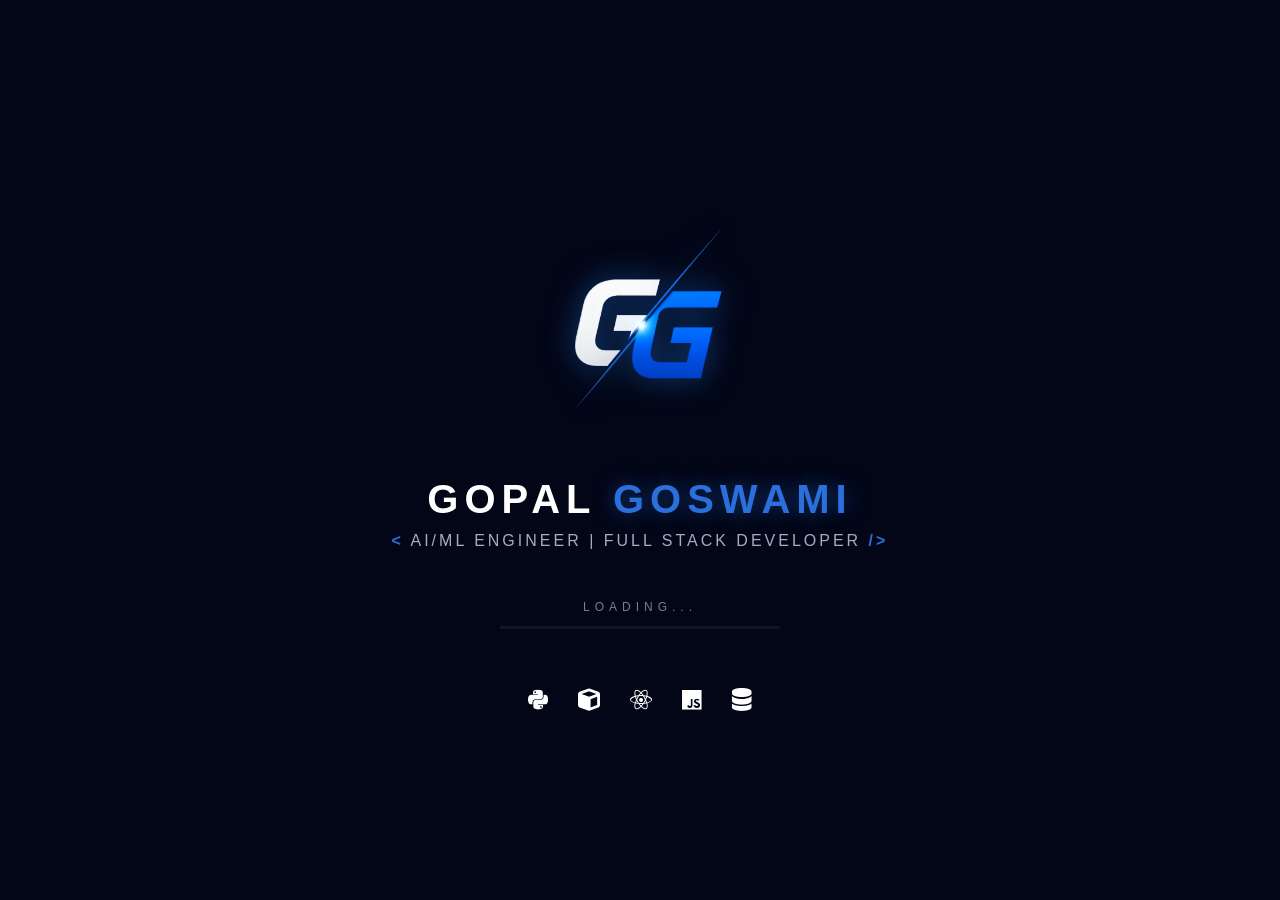
<file: index.html>
<!DOCTYPE html>
<html lang="en">

<head>
    <meta charset="UTF-8">
    <meta name="viewport" content="width=device-width, initial-scale=1.0">
    <title>Gopal Goswami - Home</title>
    <link rel="stylesheet" href="css/style.css">
    <link rel="stylesheet" href="https://cdnjs.cloudflare.com/ajax/libs/font-awesome/6.7.2/css/all.min.css">
</head>

<body>
    <!-- Welcome Preloader Screen -->
    <div id="welcome-screen">
        <div class="welcome-wrapper">

            <!-- Center Logo Grid -->
            <div class="logo-container">
                <!-- Make sure your file name matches exactly -->
                <img src="assets/images/gg_logo.png" alt="GG Logo" class="tech-logo">
            </div>

            <!-- Name Title Section -->
            <h1 class="dev-name">GOPAL <span class="blue-text">GOSWAMI</span></h1>

            <!-- Subtitle Tags -->
            <p class="dev-subtitle">
                <span class="bracket">&lt;</span> AI/ML ENGINEER | FULL STACK DEVELOPER <span
                    class="bracket">/&gt;</span>
            </p>

            <!-- Dynamic Cyberpunk Loading Bar -->
            <div class="loading-box">
                <div class="loading-text">LOADING...</div>
                <div class="progress-bar-container">
                    <div class="progress-bar-fill"></div>
                </div>
            </div>

            <!-- Bottom Tech Stack Icons Bar -->
            <div class="tech-icons-footer">
                <i class="fa-brands fa-python"></i>
                <i class="fa-solid fa-cube"></i>
                <i class="fa-brands fa-react"></i>
                <i class="fa-brands fa-js"></i>
                <i class="fa-solid fa-database"></i>
            </div>

        </div>
    </div>
    <nav>
        <div class="logo">GG</div>
        <div class="logo-text">Gopal Goswami</div>
        <ul>
            <li><a href="index.html" class="active">Home</a></li>
            <li><a href="about.html">About</a></li>
            <li><a href="skills.html">Skills</a></li>
            <li><a href="projects.html">Projects</a></li>
            <li><a href="experience.html">Experience</a></li>
            <li><a href="contact.html">Contact</a></li>
        </ul>
    </nav>

    <div class="main-content">

        <div class="left">
            <h2>Hell0,I'm</h2>
            <h1>Gopal Goswami</h1>
            <h3>AI/ML Enthusiast | Full Stack Developer</h3>
            <p>
                I build intelligent AI-powered applications, scalable backend systems, and modern web experiences that
                solve real-world problems. Passionate about Machine Learning, Web Development, and continuous learning.
                I specialize in developing AI-driven solutions, responsive web applications, and scalable APIs while
                focusing on clean architecture, performance, and user experience. Currently, I am expanding my expertise
                through hands-on projects, open-source contributions, and continuous learning to become a professional
                AI/ML and Full Stack Engineer.
            </p>
            <p>Driven by curiosity and a passion for innovation, I continuously explore new technologies to enhance my
                skills and stay ahead in the rapidly evolving tech industry. My long-term goal is to contribute to
                cutting-edge AI solutions and scalable software products that make a positive impact on businesses and
                society.</p>

            <div class="action-container">
                <!-- Resume Button wrapped inside anchor tag for download functionality -->
                <a href="assets/resume/Gopal_new_resume.pdf" download="Gopal_Goswami_resume.pdf" style="text-decoration: none;">
                    <button class="resume">Download Resume <i class="fa-solid fa-arrow-down"></i></button>
                </a>

                <div class="social-icons">
                    <a href="https://github.com/Gopal-goswami" target="_blank">
                        <i class="fa-brands fa-github"></i>
                    </a>
                    <a href="https://www.linkedin.com/in/gopal-goswami-b43a35318" target="_blank">
                        <i class="fa-brands fa-linkedin-in"></i>
                    </a>
                    <a href="https://mail.google.com/mail/?view=cm&fs=1&to=gg1971392@gmail.com" target="_blank">
                        <i class="fa-solid fa-envelope"></i>
                    </a>
                </div>
            </div>
        </div>

        <div class="right">
            <div class="glow"></div>
            <div class="ring">
                <img id="img1" src="assets/images/profile.jpeg" alt="Profile Picture">
            </div>
        </div>

    </div>
    <script>
        window.addEventListener('DOMContentLoaded', () => {
            const welcomeScreen = document.getElementById('welcome-screen');
            
            // 2.5 seconds tak animation chalega, phir page smooth open hoga
            setTimeout(() => {
                welcomeScreen.classList.add('fade-out');
            }, 2500);
        });
    </script>
</body>

</html>
</file>
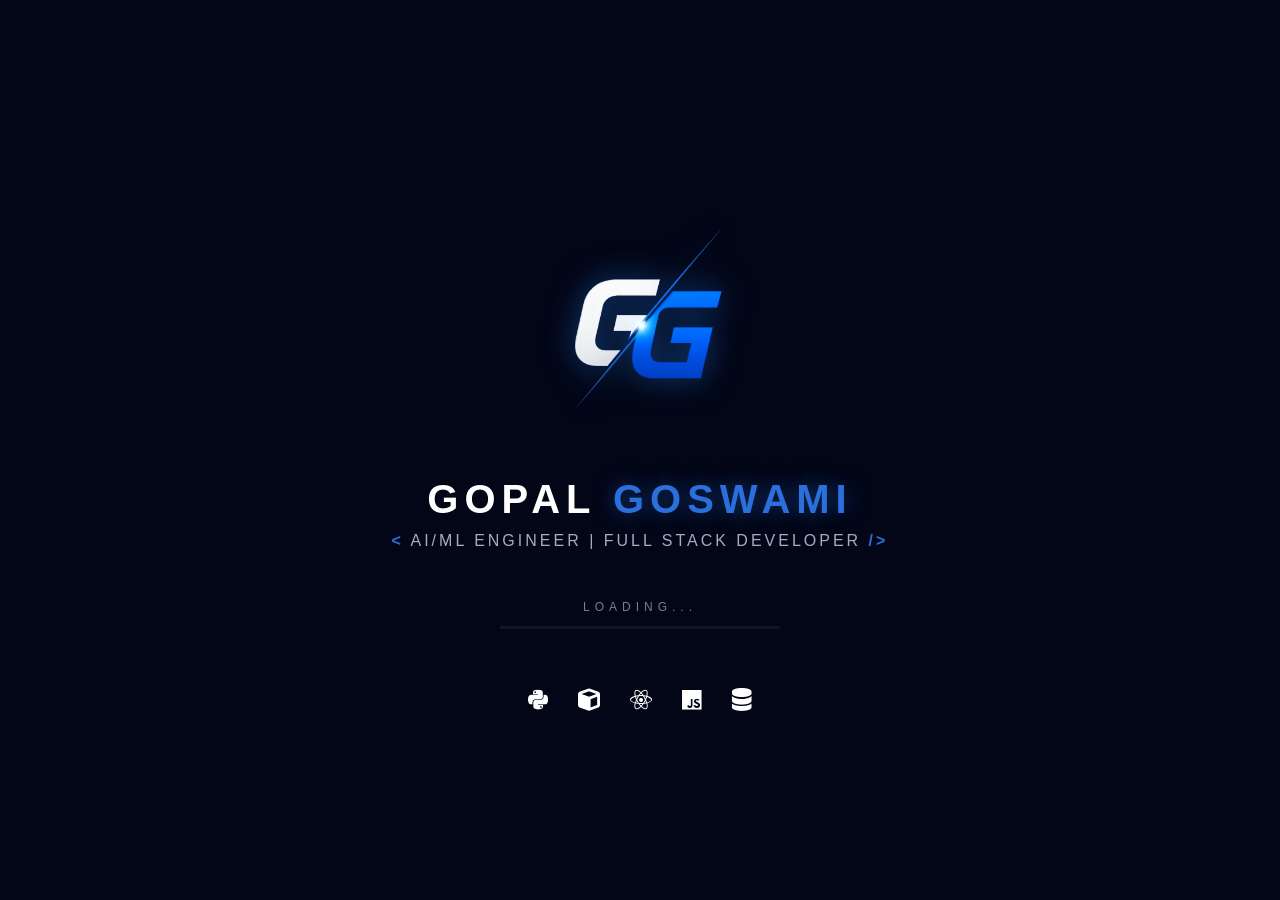
<file: index/index.html>
<!DOCTYPE html>
<html lang="en">

<head>
    <meta charset="UTF-8">
    <meta name="viewport" content="width=device-width, initial-scale=1.0">
    <title>Gopal Goswami - Home</title>
    <link rel="stylesheet" href="/css/style.css">
    <link rel="stylesheet" href="https://cdnjs.cloudflare.com/ajax/libs/font-awesome/6.7.2/css/all.min.css">
</head>

<body>
    <!-- Welcome Preloader Screen -->
    <div id="welcome-screen">
        <div class="welcome-wrapper">

            <!-- Center Logo Grid -->
            <div class="logo-container">
                <!-- Make sure your file name matches exactly -->
                <img src="/assets/images/gg_logo.png" alt="GG Logo" class="tech-logo">
            </div>

            <!-- Name Title Section -->
            <h1 class="dev-name">GOPAL <span class="blue-text">GOSWAMI</span></h1>

            <!-- Subtitle Tags -->
            <p class="dev-subtitle">
                <span class="bracket">&lt;</span> AI/ML ENGINEER | FULL STACK DEVELOPER <span
                    class="bracket">/&gt;</span>
            </p>

            <!-- Dynamic Cyberpunk Loading Bar -->
            <div class="loading-box">
                <div class="loading-text">LOADING...</div>
                <div class="progress-bar-container">
                    <div class="progress-bar-fill"></div>
                </div>
            </div>

            <!-- Bottom Tech Stack Icons Bar -->
            <div class="tech-icons-footer">
                <i class="fa-brands fa-python"></i>
                <i class="fa-solid fa-cube"></i>
                <i class="fa-brands fa-react"></i>
                <i class="fa-brands fa-js"></i>
                <i class="fa-solid fa-database"></i>
            </div>

        </div>
    </div>
    <nav>
        <div class="logo">GG</div>
        <div class="logo-text">Gopal Goswami</div>
        <ul>
            <li><a href="/index/index.html" class="active">Home</a></li>
            <li><a href="/index/about.html">About</a></li>
            <li><a href="/index/skills.html">Skills</a></li>
            <li><a href="/index/projects.html">Projects</a></li>
            <li><a href="/index/experience.html">Experience</a></li>
            <li><a href="/index/contact.html">Contact</a></li>
        </ul>
    </nav>

    <div class="main-content">

        <div class="left">
            <h2>Hell0,I'm</h2>
            <h1>Gopal Goswami</h1>
            <h3>AI/ML Enthusiast | Full Stack Developer</h3>
            <p>
                I build intelligent AI-powered applications, scalable backend systems, and modern web experiences that
                solve real-world problems. Passionate about Machine Learning, Web Development, and continuous learning.
                I specialize in developing AI-driven solutions, responsive web applications, and scalable APIs while
                focusing on clean architecture, performance, and user experience. Currently, I am expanding my expertise
                through hands-on projects, open-source contributions, and continuous learning to become a professional
                AI/ML and Full Stack Engineer.
            </p>
            <p>Driven by curiosity and a passion for innovation, I continuously explore new technologies to enhance my
                skills and stay ahead in the rapidly evolving tech industry. My long-term goal is to contribute to
                cutting-edge AI solutions and scalable software products that make a positive impact on businesses and
                society.</p>

            <div class="action-container">
                <!-- Resume Button wrapped inside anchor tag for download functionality -->
                <a href="/assets/Gopal_new_resume.pdf" download="Gopal_new_resume.pdf" style="text-decoration: none;">
                    <button class="resume">Download Resume <i class="fa-solid fa-arrow-down"></i></button>
                </a>

                <div class="social-icons">
                    <a href="https://github.com/Gopal-goswami" target="_blank">
                        <i class="fa-brands fa-github"></i>
                    </a>
                    <a href="https://www.linkedin.com/in/gopal-goswami-b43a35318" target="_blank">
                        <i class="fa-brands fa-linkedin-in"></i>
                    </a>
                    <a href="https://mail.google.com/mail/?view=cm&fs=1&to=gg1971392@gmail.com" target="_blank">
                        <i class="fa-solid fa-envelope"></i>
                    </a>
                </div>
            </div>
        </div>

        <div class="right">
            <div class="glow"></div>
            <div class="ring">
                <img id="img1" src="/assets/images/profile.jpeg" alt="Profile Picture">
            </div>
        </div>

    </div>
    <script>
        window.addEventListener('DOMContentLoaded', () => {
            const welcomeScreen = document.getElementById('welcome-screen');
            
            // 2.5 seconds tak animation chalega, phir page smooth open hoga
            setTimeout(() => {
                welcomeScreen.classList.add('fade-out');
            }, 2500);
        });
    </script>
</body>

</html>
</file>
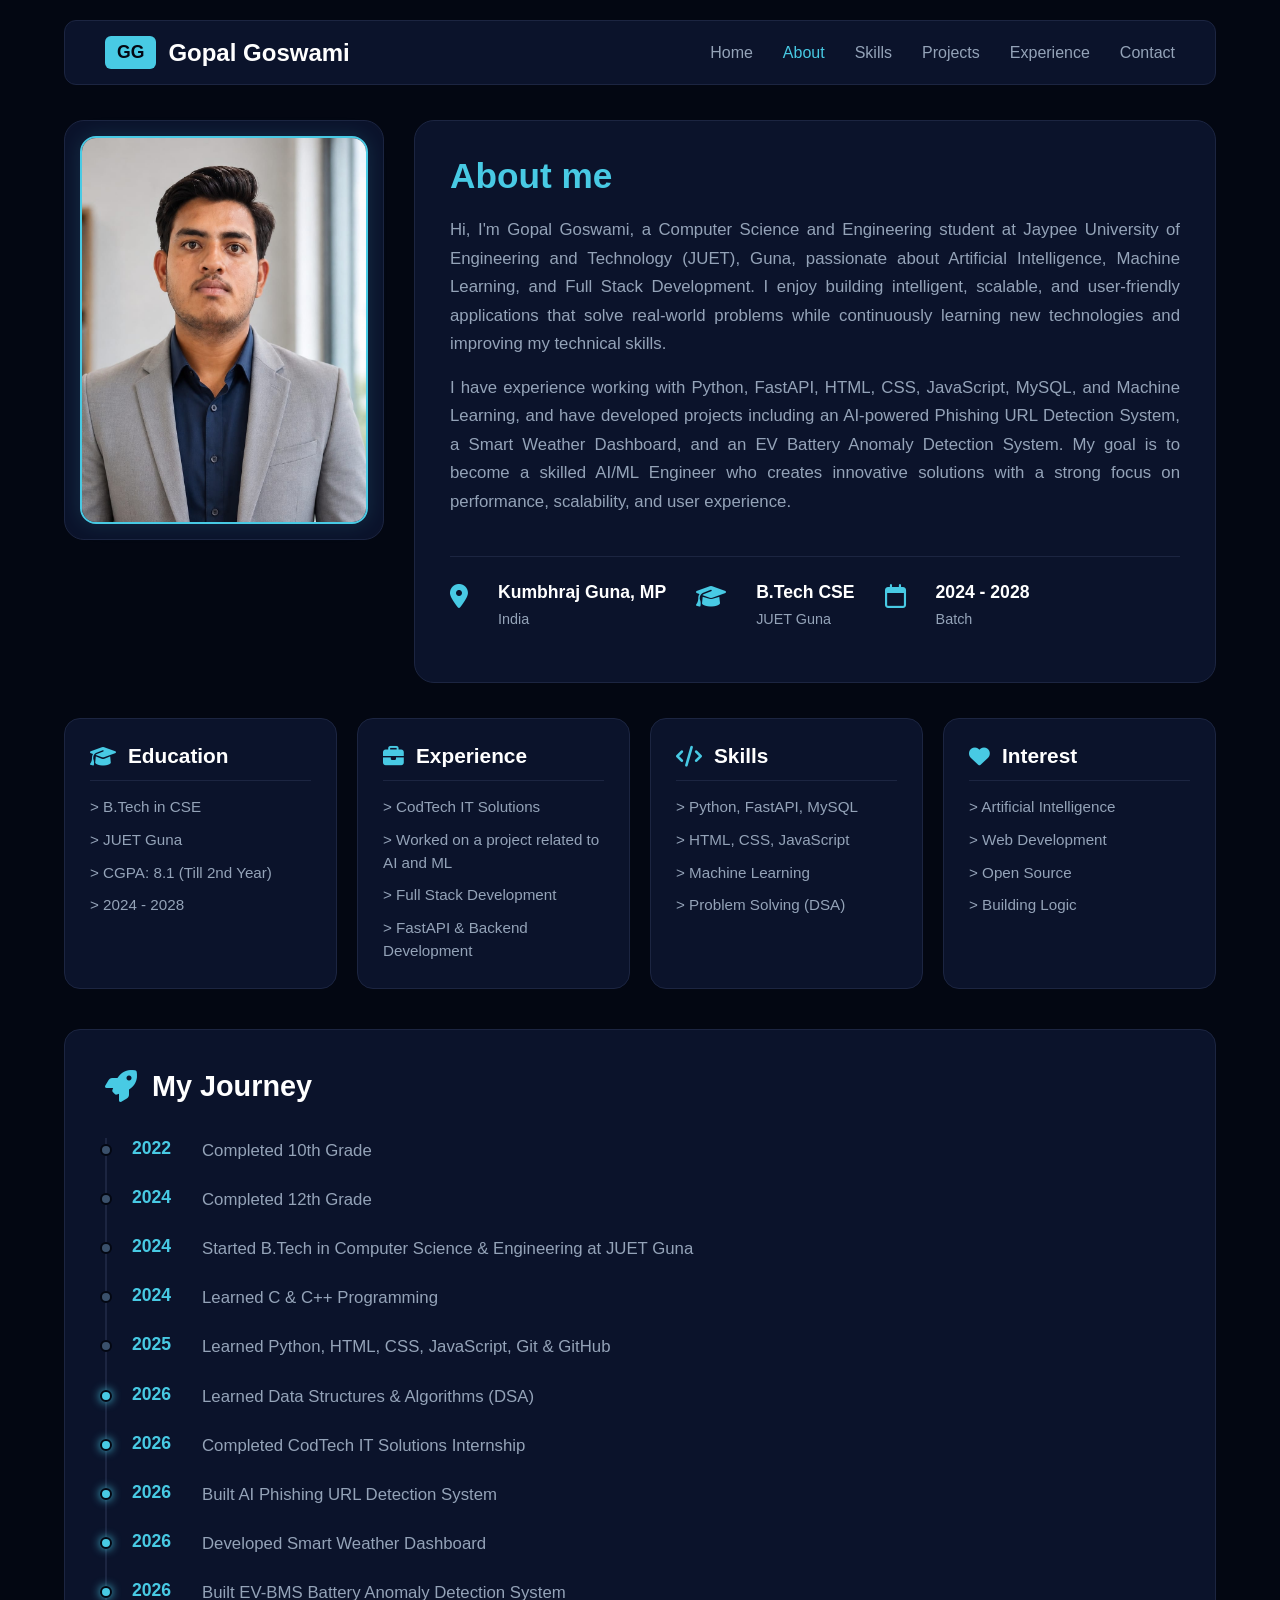
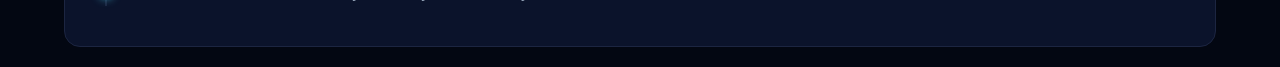
<file: about.html>
<!DOCTYPE html>
<html lang="en">

<head>
    <meta charset="UTF-8">
    <meta name="viewport" content="width=device-width, initial-scale=1.0">
    <title>Gopal Goswami - About</title>
    <link rel="stylesheet" href="css/style.css">
    <link rel="stylesheet" href="css/about.css">
    <link rel="stylesheet" href="https://cdnjs.cloudflare.com/ajax/libs/font-awesome/6.7.2/css/all.min.css">
</head>

<body id="about">

    <nav>

        <div class="logo">GG</div>
        <div class="logo-text">Gopal Goswami</div>

        <ul>
            <li><a href="index.html">Home</a></li>
            <li><a href="about.html" class="active">About</a></li>
            <li><a href="skills.html">Skills</a></li>
            <li><a href="projects.html">Projects</a></li>
            <li><a href="experience.html">Experience</a></li>
            <li><a href="contact.html">Contact</a></li>
        </ul>
    </nav>
    <div class="about-card">
        <div class="image">
            <img id="img" src="assets/images/profile.jpeg" alt="Profile Picture">
        </div>
        <div class="gopal-text-card">
            <h2>About me</h2>
            <p id="p1">Hi, I'm Gopal Goswami, a Computer Science and Engineering student at Jaypee University of
                Engineering and Technology (JUET), Guna, passionate about Artificial Intelligence, Machine Learning, and
                Full Stack Development. I enjoy building intelligent, scalable, and user-friendly applications that
                solve real-world problems while continuously learning new technologies and improving my technical
                skills.</p>
            <p id="p2">I have experience working with Python, FastAPI, HTML, CSS, JavaScript, MySQL, and Machine
                Learning, and have developed projects including an AI-powered Phishing URL Detection System, a Smart
                Weather Dashboard, and an EV Battery Anomaly Detection System. My goal is to become a skilled AI/ML
                Engineer who creates innovative solutions with a strong focus on performance, scalability, and user
                experience.</p>

            <div class="info-box">
                <i class="fa-solid fa-location-dot"></i>
                <div class="info-text">
                    <h3>Kumbhraj Guna, MP</h3>
                    <p>India</p>
                </div>

                <i class="fa-solid fa-graduation-cap"></i>
                <div class="info-text">
                    <h3>B.Tech CSE</h3>
                    <p>JUET Guna</p>
                </div>

                <i class="fa-regular fa-calendar"></i>
                <div class="info-text">
                    <h3>2024 - 2028</h3>
                    <p>Batch</p>
                </div>
            </div>
        </div>
    </div>

    <div class="quad-grid">

        <div class="education">
            <div class="title">
                <i class="fa-solid fa-graduation-cap"></i>
                <h2>Education</h2>
            </div>
            <ul>
                <li>&gt; B.Tech in CSE</li>
                <li>&gt; JUET Guna</li>
                <li>&gt; CGPA: 8.1 (Till 2nd Year)</li>
                <li>&gt; 2024 - 2028</li>
            </ul>
        </div>

        <div class="experience">
            <div class="title">
                <i class="fa-solid fa-briefcase"></i>
                <h2>Experience</h2>
            </div>
            <ul>
                <li>&gt; CodTech IT Solutions</li>
                <li>&gt; Worked on a project related to AI and ML</li>
                <li>&gt; Full Stack Development</li>
                <li>&gt; FastAPI & Backend Development</li>
            </ul>
        </div>

        <div class="skills">
            <div class="title">
                <i class="fa-solid fa-code"></i>
                <h2>Skills</h2>
            </div>
            <ul>
                <li>&gt; Python, FastAPI, MySQL</li>
                <li>&gt; HTML, CSS, JavaScript</li>
                <li>&gt; Machine Learning</li>
                <li>&gt; Problem Solving (DSA)</li>
            </ul>
        </div>

        <div class="interest">
            <div class="title">
                <i class="fa-solid fa-heart"></i>
                <h2>Interest</h2>
            </div>
            <ul>
                <li>&gt; Artificial Intelligence</li>
                <li>&gt; Web Development</li>
                <li>&gt; Open Source</li>
                <li>&gt; Building Logic</li>
            </ul>
        </div>

    </div>

    <section class="journey-section">

        <div class="journey-header">
            <i class="fa-solid fa-rocket"></i>
            <h2>My Journey</h2>
        </div>

        <div class="timeline">

            <div class="timeline-row">
                <div class="circle-node"></div>
                <div class="timeline-year">2022</div>
                <div class="timeline-content">Completed 10th Grade</div>
            </div>

            <div class="timeline-row">
                <div class="circle-node"></div>
                <div class="timeline-year">2024</div>
                <div class="timeline-content">Completed 12th Grade</div>
            </div>

            <div class="timeline-row">
                <div class="circle-node"></div>
                <div class="timeline-year">2024</div>
                <div class="timeline-content">Started B.Tech in Computer Science & Engineering at JUET Guna</div>
            </div>

            <div class="timeline-row">
                <div class="circle-node"></div>
                <div class="timeline-year">2024</div>
                <div class="timeline-content">Learned C & C++ Programming</div>
            </div>

            <div class="timeline-row">
                <div class="circle-node"></div>
                <div class="timeline-year">2025</div>
                <div class="timeline-content">Learned Python, HTML, CSS, JavaScript, Git & GitHub</div>
            </div>

            <div class="timeline-row">
                <div class="circle-node blue"></div>
                <div class="timeline-year">2026</div>
                <div class="timeline-content">Learned Data Structures & Algorithms (DSA)</div>
            </div>

            <div class="timeline-row">
                <div class="circle-node blue"></div>
                <div class="timeline-year">2026</div>
                <div class="timeline-content">Completed CodTech IT Solutions Internship</div>
            </div>

            <div class="timeline-row">
                <div class="circle-node blue"></div>
                <div class="timeline-year">2026</div>
                <div class="timeline-content">Built AI Phishing URL Detection System</div>
            </div>

            <div class="timeline-row">
                <div class="circle-node blue"></div>
                <div class="timeline-year">2026</div>
                <div class="timeline-content">Developed Smart Weather Dashboard</div>
            </div>

            <div class="timeline-row">
                <div class="circle-node blue"></div>
                <div class="timeline-year">2026</div>
                <div class="timeline-content">Built EV-BMS Battery Anomaly Detection System</div>
            </div>

        </div>

    </section>

</body>

</html>
</file>
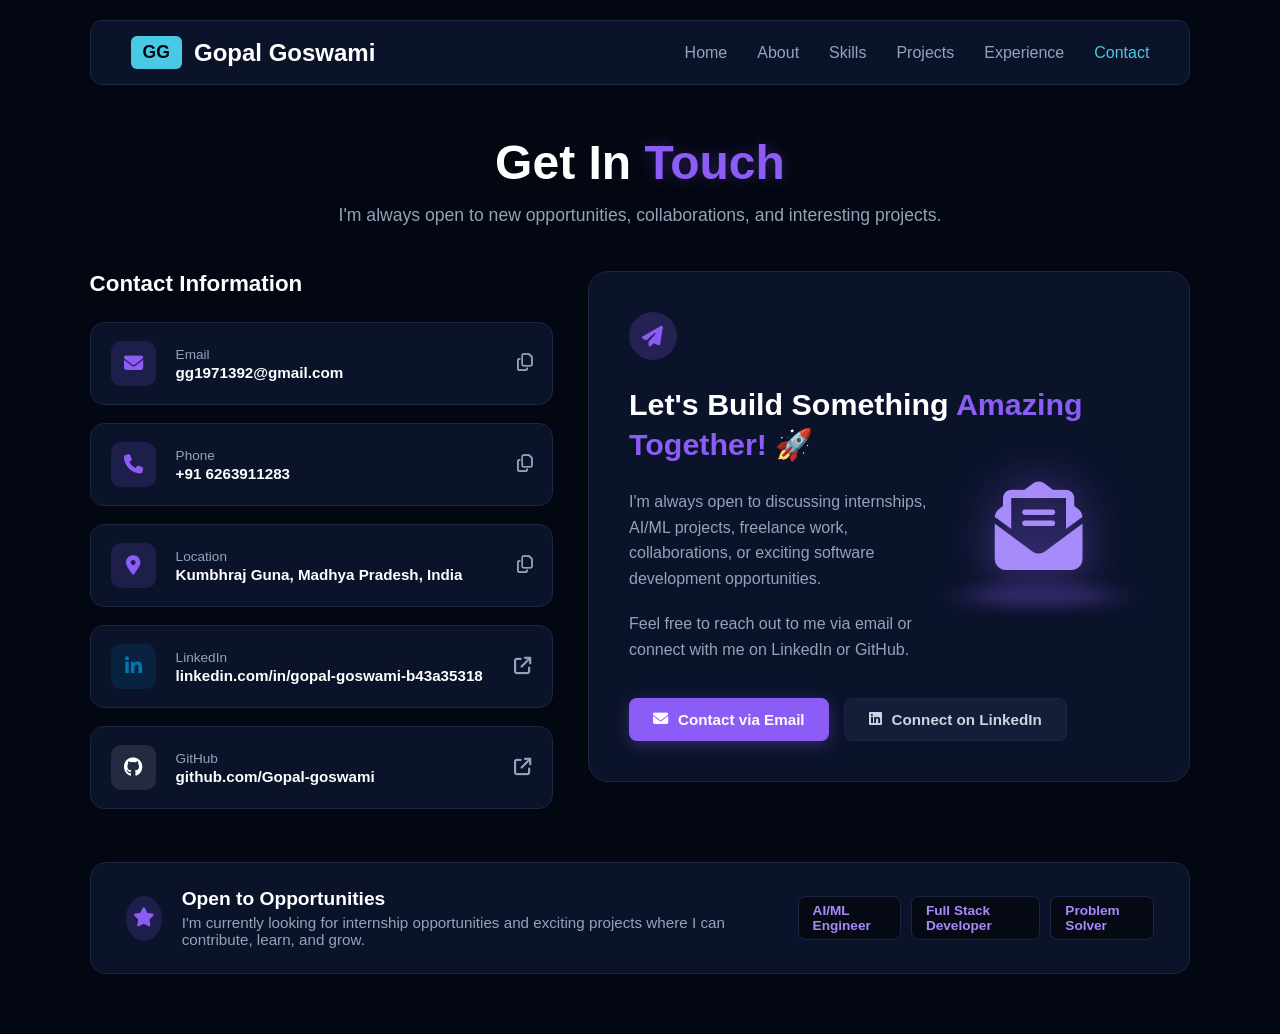
<file: contact.html>
<!DOCTYPE html>
<html lang="en">

<head>
    <meta charset="UTF-8">
    <meta name="viewport" content="width=device-width, initial-scale=1.0">
    <title>Gopal Goswami - Contact</title>
    <link rel="stylesheet" href="css/contact.css">
    <link rel="stylesheet" href="https://cdnjs.cloudflare.com/ajax/libs/font-awesome/6.7.2/css/all.min.css">
</head>

<body id="contact-page">
    
    <!-- Navigation Bar -->
    <nav>
        <div class="logo">GG</div>
        <div class="logo-text">Gopal Goswami</div>
        <ul>
            <li><a href="index.html">Home</a></li>
            <li><a href="about.html">About</a></li>
            <li><a href="skills.html">Skills</a></li>
            <li><a href="projects.html">Projects</a></li>
            <li><a href="experience.html">Experience</a></li>
            <li><a href="contact.html" class="active">Contact</a></li>
        </ul>
    </nav>

    <!-- Header Section -->
    <header class="contact-header">
        <h1>Get In <span>Touch</span></h1>
        <p>I'm always open to new opportunities, collaborations, and interesting projects.</p>
    </header>

    <!-- Main Content Wrapper -->
    <main class="contact-wrapper">
        
        <!-- Left Side: Contact Cards List -->
        <div class="contact-info-panel">
            <h2>Contact Information</h2>
            
            <div class="info-card">
                <div class="card-icon"><i class="fa-solid fa-envelope"></i></div>
                <div class="card-data">
                    <p class="label">Email</p>
                    <p class="value">gg1971392@gmail.com</p>
                </div>
                <button class="action-icon-btn" onclick="navigator.clipboard.writeText('gg1971392@gmail.com')"><i class="fa-regular fa-copy"></i></button>
            </div>

            <div class="info-card">
                <div class="card-icon"><i class="fa-solid fa-phone"></i></div>
                <div class="card-data">
                    <p class="label">Phone</p>
                    <p class="value">+91 6263911283</p>
                </div>
                <button class="action-icon-btn" onclick="navigator.clipboard.writeText('+91 6263911283')"><i class="fa-regular fa-copy"></i></button>
            </div>

            <div class="info-card">
                <div class="card-icon"><i class="fa-solid fa-location-dot"></i></div>
                <div class="card-data">
                    <p class="label">Location</p>
                    <p class="value">Kumbhraj Guna, Madhya Pradesh, India</p>
                </div>
                <button class="action-icon-btn" onclick="navigator.clipboard.writeText('Kumbhraj Guna, Madhya Pradesh, India')"><i class="fa-regular fa-copy"></i></button>
            </div>

            <div class="info-card">
                <div class="card-icon blue-bg"><i class="fa-brands fa-linkedin-in"></i></div>
                <div class="card-data">
                    <p class="label">LinkedIn</p>
                    <p class="value">linkedin.com/in/gopal-goswami-b43a35318</p>
                </div>
                <a href="https://www.linkedin.com/in/gopal-goswami-b43a35318" target="_blank" class="action-icon-btn"><i class="fa-solid fa-arrow-up-right-from-square"></i></a>
            </div>

            <div class="info-card">
                <div class="card-icon purple-bg"><i class="fa-brands fa-github"></i></div>
                <div class="card-data">
                    <p class="label">GitHub</p>
                    <p class="value">github.com/Gopal-goswami</p>
                </div>
                <a href="https://github.com/Gopal-goswami" target="_blank" class="action-icon-btn"><i class="fa-solid fa-arrow-up-right-from-square"></i></a>
            </div>
        </div>

        <!-- Right Side: CTA Dashboard Card -->
        <div class="contact-cta-panel">
            <div class="paper-plane-icon"><i class="fa-solid fa-paper-plane"></i></div>
            <h2>Let's Build Something <span>Amazing Together! 🚀</span></h2>
            
            <p>I'm always open to discussing internships, AI/ML projects, freelance work, collaborations, or exciting software development opportunities.</p>
            <p>Feel free to reach out to me via email or connect with me on LinkedIn or GitHub.</p>
            
            <div class="cta-buttons">
                <a href="https://mail.google.com/mail/?view=cm&fs=1&to=gg1971392@gmail.com" target="_blank" class="email-btn"><i class="fa-solid fa-envelope"></i> Contact via Email</a>
                <a href="https://www.linkedin.com/in/gopal-goswami-b43a35318" target="_blank" class="linkedin-btn"><i class="fa-brands fa-linkedin"></i> Connect on LinkedIn</a>
            </div>

            <!-- Decorative floating envelope backdrop box structure -->
            <div class="envelope-decor">
                <div class="glow-ring"></div>
                <i class="fa-solid fa-envelope-open-text floating-mail"></i>
            </div>
        </div>
    </main>

    <!-- Bottom Section: Opportunities Bar -->
    <section class="opportunities-bar">
        <div class="opp-info">
            <div class="star-icon"><i class="fa-solid fa-star"></i></div>
            <div class="opp-text">
                <h3>Open to Opportunities</h3>
                <p>I'm currently looking for internship opportunities and exciting projects where I can contribute, learn, and grow.</p>
            </div>
        </div>
        <div class="opp-tags">
            <span class="opp-tag">AI/ML Engineer</span>
            <span class="opp-tag">Full Stack Developer</span>
            <span class="opp-tag">Problem Solver</span>
        </div>
    </section>

</body>
</html>
</file>
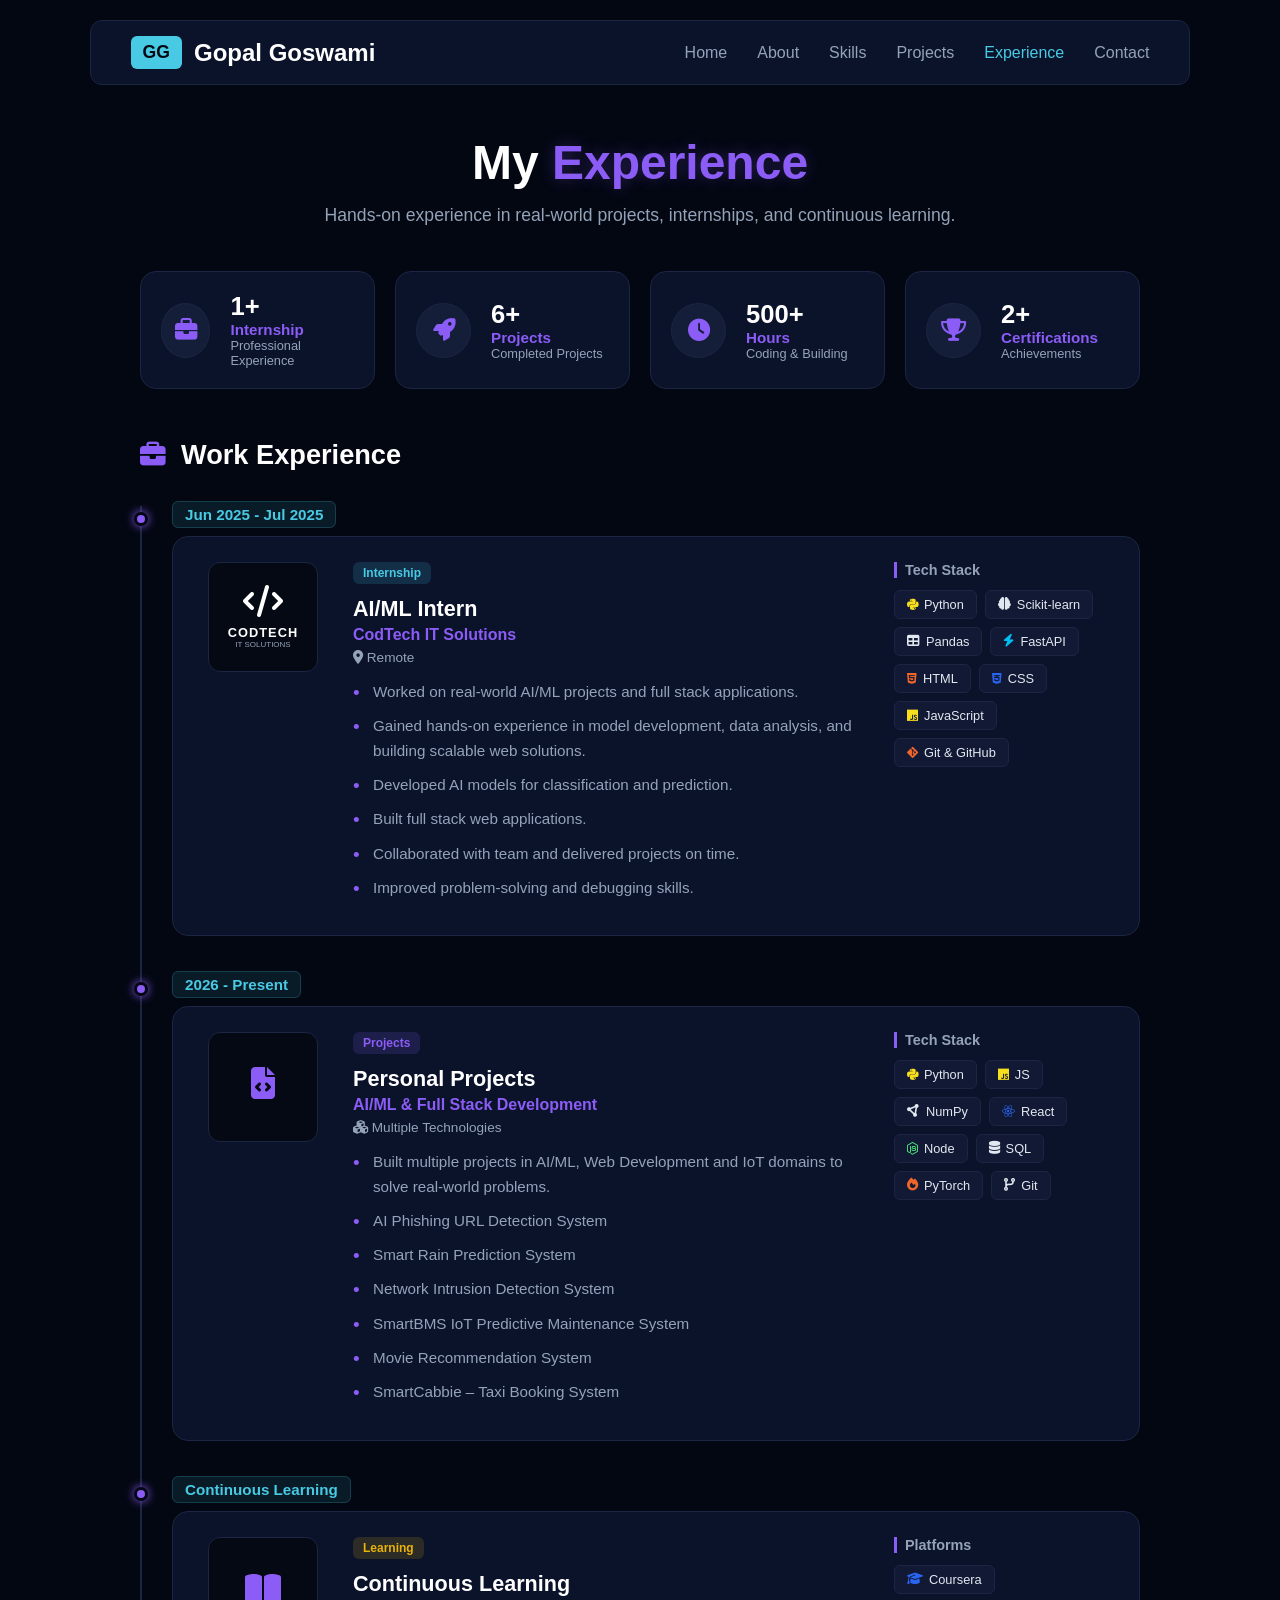
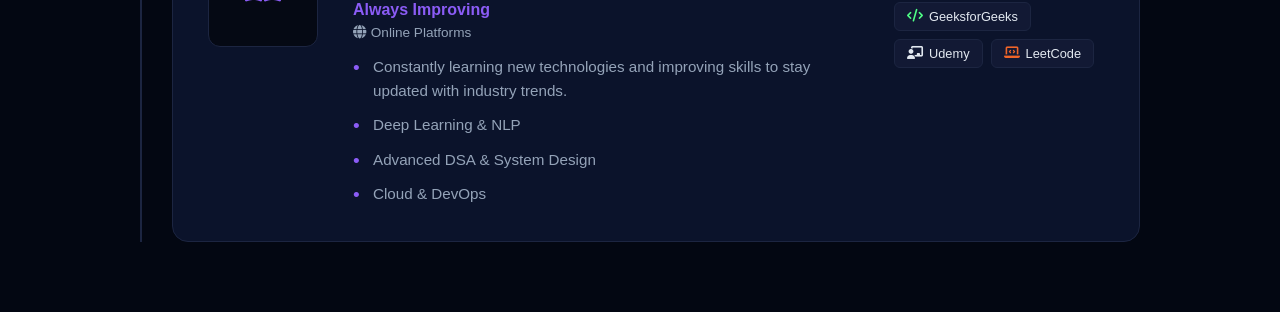
<file: experience.html>
<!DOCTYPE html>
<html lang="en">

<head>
    <meta charset="UTF-8">
    <meta name="viewport" content="width=device-width, initial-scale=1.0">
    <title>Gopal Goswami - Experience</title>
    <link rel="stylesheet" href="css/experience.css">
    <link rel="stylesheet" href="https://cdnjs.cloudflare.com/ajax/libs/font-awesome/6.7.2/css/all.min.css">
</head>

<body id="experience-page">
    
    <!-- Navigation Bar -->
    <nav>
        <div class="logo">GG</div>
        <div class="logo-text">Gopal Goswami</div>
        <ul>
            <li><a href="index.html">Home</a></li>
            <li><a href="about.html">About</a></li>
            <li><a href="skills.html">Skills</a></li>
            <li><a href="projects.html">Projects</a></li>
            <li><a href="experience.html" class="active">Experience</a></li>
            <li><a href="contact.html">Contact</a></li>
        </ul>
    </nav>

    <!-- Header Summary Block -->
    <header class="exp-header">
        <h1>My <span>Experience</span></h1>
        <p>Hands-on experience in real-world projects, internships, and continuous learning.</p>
    </header>

    <!-- Top Metrics Overview Bar -->
    <section class="metrics-container">
        <div class="metric-card">
            <div class="icon-circle"><i class="fa-solid fa-briefcase"></i></div>
            <div class="metric-info">
                <h3>1+</h3>
                <p class="title-lbl">Internship</p>
                <p class="desc-lbl">Professional Experience</p>
            </div>
        </div>
        <div class="metric-card">
            <div class="icon-circle"><i class="fa-solid fa-rocket"></i></div>
            <div class="metric-info">
                <h3>6+</h3>
                <p class="title-lbl">Projects</p>
                <p class="desc-lbl">Completed Projects</p>
            </div>
        </div>
        <div class="metric-card">
            <div class="icon-circle"><i class="fa-solid fa-clock"></i></div>
            <div class="metric-info">
                <h3>500+</h3>
                <p class="title-lbl">Hours</p>
                <p class="desc-lbl">Coding & Building</p>
            </div>
        </div>
        <div class="metric-card">
            <div class="icon-circle"><i class="fa-solid fa-trophy"></i></div>
            <div class="metric-info">
                <h3>2+</h3>
                <p class="title-lbl">Certifications</p>
                <p class="desc-lbl">Achievements</p>
            </div>
        </div>
    </section>

    <!-- Work Experience Main Section -->
    <section class="timeline-section">
        <div class="section-title">
            <i class="fa-solid fa-briefcase"></i>
            <h2>Work Experience</h2>
        </div>

        <div class="exp-timeline">
            
            <!-- Block 1: CodTech Intern -->
            <div class="timeline-row">
                <div class="timeline-meta">
                    <span class="date-range">Jun 2025 - Jul 2025</span>
                    <div class="node-dot"></div>
                </div>
                
                <div class="exp-main-card">
                    <div class="company-brand">
                        <div class="logo-box">
                            <i class="fa-solid fa-code"></i>
                            <span>CODTECH</span>
                            <small>IT SOLUTIONS</small>
                        </div>
                    </div>
                    
                    <div class="exp-details">
                        <span class="role-badge intern">Internship</span>
                        <h3>AI/ML Intern</h3>
                        <p class="company-name">CodTech IT Solutions</p>
                        <p class="location-lbl"><i class="fa-solid fa-location-dot"></i> Remote</p>
                        
                        <ul class="task-list">
                            <li>Worked on real-world AI/ML projects and full stack applications.</li>
                            <li>Gained hands-on experience in model development, data analysis, and building scalable web solutions.</li>
                            <li>Developed AI models for classification and prediction.</li>
                            <li>Built full stack web applications.</li>
                            <li>Collaborated with team and delivered projects on time.</li>
                            <li>Improved problem-solving and debugging skills.</li>
                        </ul>
                    </div>

                    <div class="tech-stack-section">
                        <h4>Tech Stack</h4>
                        <div class="tech-grid">
                            <span class="t-badge"><i class="fa-brands fa-python text-yellow"></i> Python</span>
                            <span class="t-badge"><i class="fa-solid fa-brain"></i> Scikit-learn</span>
                            <span class="t-badge"><i class="fa-solid fa-table"></i> Pandas</span>
                            <span class="t-badge"><i class="fa-solid fa-bolt text-cyan"></i> FastAPI</span>
                            <span class="t-badge"><i class="fa-brands fa-html5 text-orange"></i> HTML</span>
                            <span class="t-badge"><i class="fa-brands fa-css3-alt text-blue"></i> CSS</span>
                            <span class="t-badge"><i class="fa-brands fa-js text-yellow"></i> JavaScript</span>
                            <span class="t-badge"><i class="fa-brands fa-git-alt text-orange"></i> Git & GitHub</span>
                        </div>
                    </div>
                </div>
            </div>

            <!-- Block 2: Personal Projects -->
            <div class="timeline-row">
                <div class="timeline-meta">
                    <span class="date-range">2026 - Present</span>
                    <div class="node-dot"></div>
                </div>
                
                <div class="exp-main-card">
                    <div class="company-brand">
                        <div class="logo-box icon-purple">
                            <i class="fa-solid fa-file-code"></i>
                        </div>
                    </div>
                    
                    <div class="exp-details">
                        <span class="role-badge project">Projects</span>
                        <h3>Personal Projects</h3>
                        <p class="company-name">AI/ML & Full Stack Development</p>
                        <p class="location-lbl"><i class="fa-solid fa-cubes"></i> Multiple Technologies</p>
                        
                        <ul class="task-list">
                            <li>Built multiple projects in AI/ML, Web Development and IoT domains to solve real-world problems.</li>
                            <li>AI Phishing URL Detection System</li>
                            <li>Smart Rain Prediction System</li>
                            <li>Network Intrusion Detection System</li>
                            <li>SmartBMS IoT Predictive Maintenance System</li>
                            <li>Movie Recommendation System</li>
                            <li>SmartCabbie – Taxi Booking System</li>
                        </ul>
                    </div>

                    <div class="tech-stack-section">
                        <h4>Tech Stack</h4>
                        <div class="tech-grid">
                            <span class="t-badge"><i class="fa-brands fa-python text-yellow"></i> Python</span>
                            <span class="t-badge"><i class="fa-brands fa-js text-yellow"></i> JS</span>
                            <span class="t-badge"><i class="fa-solid fa-circle-nodes"></i> NumPy</span>
                            <span class="t-badge"><i class="fa-brands fa-react text-blue"></i> React</span>
                            <span class="t-badge"><i class="fa-brands fa-node-js text-green"></i> Node</span>
                            <span class="t-badge"><i class="fa-solid fa-database"></i> SQL</span>
                            <span class="t-badge"><i class="fa-solid fa-fire text-orange"></i> PyTorch</span>
                            <span class="t-badge"><i class="fa-solid fa-code-branch"></i> Git</span>
                        </div>
                    </div>
                </div>
            </div>

            <!-- Block 3: Continuous Learning -->
            <div class="timeline-row">
                <div class="timeline-meta">
                    <span class="date-range">Continuous Learning</span>
                    <div class="node-dot"></div>
                </div>
                
                <div class="exp-main-card">
                    <div class="company-brand">
                        <div class="logo-box icon-purple">
                            <i class="fa-solid fa-book-open"></i>
                        </div>
                    </div>
                    
                    <div class="exp-details">
                        <span class="role-badge learning">Learning</span>
                        <h3>Continuous Learning</h3>
                        <p class="company-name">Always Improving</p>
                        <p class="location-lbl"><i class="fa-solid fa-globe"></i> Online Platforms</p>
                        
                        <ul class="task-list">
                            <li>Constantly learning new technologies and improving skills to stay updated with industry trends.</li>
                            <li>Deep Learning & NLP</li>
                            <li>Advanced DSA & System Design</li>
                            <li>Cloud & DevOps</li>
                        </ul>
                    </div>

                    <div class="tech-stack-section">
                        <h4>Platforms</h4>
                        <div class="tech-grid">
                            <span class="t-badge"><i class="fa-solid fa-graduation-cap text-blue"></i> Coursera</span>
                            <span class="t-badge"><i class="fa-solid fa-code text-green"></i> GeeksforGeeks</span>
                            <span class="t-badge"><i class="fa-solid fa-chalkboard-user"></i> Udemy</span>
                            <span class="t-badge"><i class="fa-solid fa-laptop-code text-orange"></i> LeetCode</span>
                        </div>
                    </div>
                </div>
            </div>

        </div>
    </section>

</body>
</html>
</file>
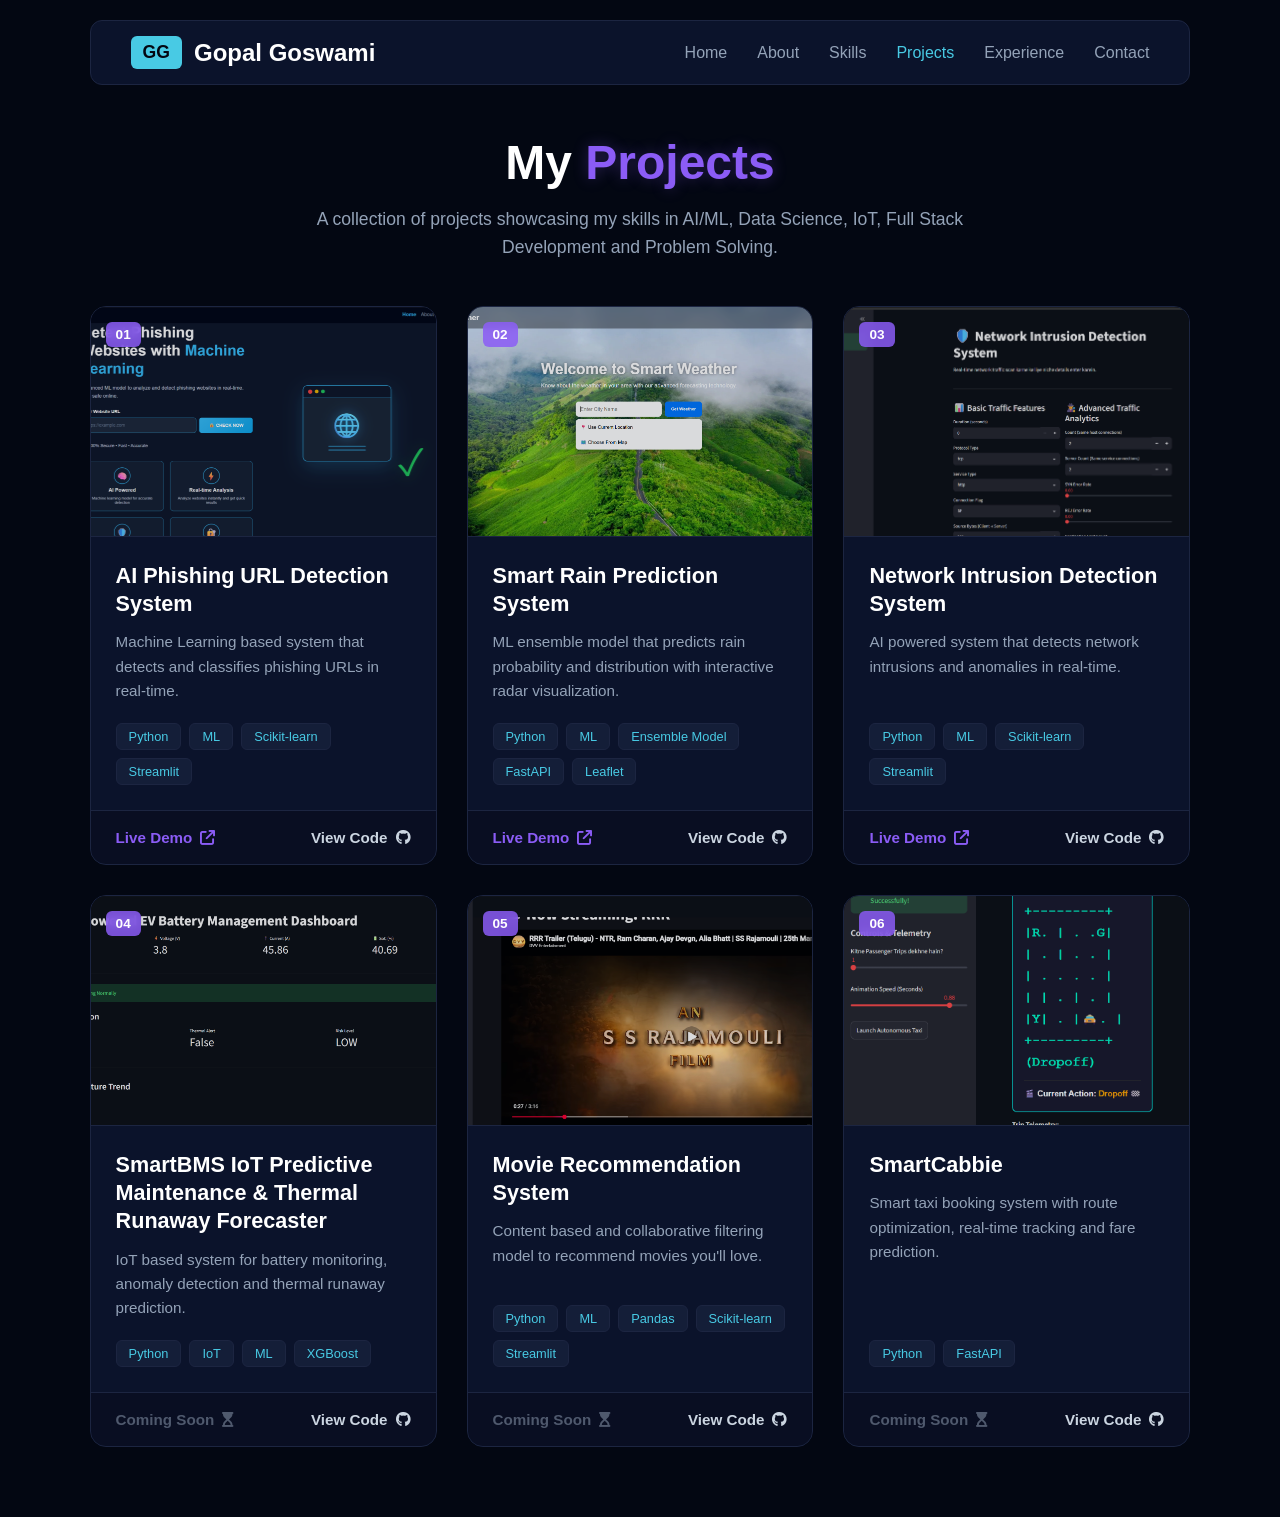
<file: projects.html>
<!DOCTYPE html>
<html lang="en">

<head>
    <meta charset="UTF-8">
    <meta name="viewport" content="width=device-width, initial-scale=1.0">
    <title>Gopal Goswami - Projects</title>
    <link rel="stylesheet" href="css/projects.css">
    <link rel="stylesheet" href="https://cdnjs.cloudflare.com/ajax/libs/font-awesome/6.7.2/css/all.min.css">
</head>

<body id="projects-page">
    
    <!-- Navigation Bar (Same as previous pages) -->
    <nav>
        <div class="logo">GG</div>
        <div class="logo-text">Gopal Goswami</div>
        <ul>
            <li><a href="index.html">Home</a></li>
            <li><a href="about.html">About</a></li>
            <li><a href="skills.html">Skills</a></li>
            <li><a href="projects.html" class="active">Projects</a></li>
            <li><a href="experience.html">Experience</a></li>
            <li><a href="contact.html">Contact</a></li>
        </ul>
    </nav>

    <!-- Header Section -->
    <header class="projects-header">
        <h1>My <span>Projects</span></h1>
        <p>A collection of projects showcasing my skills in AI/ML, Data Science, IoT, Full Stack Development and Problem Solving.</p>
    </header>

    <!-- Projects Grid Container -->
    <main class="projects-grid">

        <!-- Project 1 -->
        <div class="project-card">
            <div class="card-image-wrapper">
                <span class="project-number">01</span>
                <!-- Is src="project1.jpg" ko aap apni image file se edit kar lena -->
                <img src="assets/images/project1.png" alt="AI Phishing URL Detection System" class="project-img">
            </div>
            <div class="project-info">
                <h2>AI Phishing URL Detection System</h2>
                <p>Machine Learning based system that detects and classifies phishing URLs in real-time.</p>
                <div class="tech-tags">
                    <span class="tag">Python</span>
                    <span class="tag">ML</span>
                    <span class="tag">Scikit-learn</span>
                    <span class="tag">Streamlit</span>
                </div>
            </div>
            <div class="project-links">
                <!-- Is href="#" ko aap apne live URL se edit kar lena -->
                <a href="https://ai-phishing-detector-o4o2.onrender.com" target="_blank" class="live-btn">Live Demo <i class="fa-solid fa-arrow-up-right-from-square"></i></a>
                <!-- Is href="#" ko aap apne github link se edit kar lena -->
                <a href="https://github.com/Gopal-goswami/ai-phishing-detector" target="_blank" class="code-btn">View Code <i class="fa-brands fa-github"></i></a>
            </div>
        </div>

        <!-- Project 2 -->
        <div class="project-card">
            <div class="card-image-wrapper">
                <span class="project-number">02</span>
                <img src="assets/images/project2.png" alt="Smart Rain Prediction System" class="project-img">
            </div>
            <div class="project-info">
                <h2>Smart Rain Prediction System</h2>
                <p>ML ensemble model that predicts rain probability and distribution with interactive radar visualization.</p>
                <div class="tech-tags">
                    <span class="tag">Python</span>
                    <span class="tag">ML</span>
                    <span class="tag">Ensemble Model</span>
                    <span class="tag">FastAPI</span>
                    <span class="tag">Leaflet</span>
                </div>
            </div>
            <div class="project-links">
                <a href="https://smart-rain-prediction-system.onrender.com" target="_blank" class="live-btn">Live Demo <i class="fa-solid fa-arrow-up-right-from-square"></i></a>
                <a href="https://github.com/Gopal-goswami/smart-rain-prediction-system" target="_blank" class="code-btn">View Code <i class="fa-brands fa-github"></i></a>
            </div>
        </div>

        <!-- Project 3 -->
        <div class="project-card">
            <div class="card-image-wrapper">
                <span class="project-number">03</span>
                <img src="assets/images/project3.png" alt="Network Intrusion Detection System" class="project-img">
            </div>
            <div class="project-info">
                <h2>Network Intrusion Detection System</h2>
                <p>AI powered system that detects network intrusions and anomalies in real-time.</p>
                <div class="tech-tags">
                    <span class="tag">Python</span>
                    <span class="tag">ML</span>
                    <span class="tag">Scikit-learn</span>
                    <span class="tag">Streamlit</span>
                </div>
            </div>
            <div class="project-links">
                <a href="https://network-intrusion-detection-system-caqjmzmdjpi9pczxrd7aq8.streamlit.app/" target="_blank" class="live-btn">Live Demo <i class="fa-solid fa-arrow-up-right-from-square"></i></a>
                <a href="https://github.com/Gopal-goswami/Network-Intrusion-Detection-System" target="_blank" class="code-btn">View Code <i class="fa-brands fa-github"></i></a>
            </div>
        </div>

        <!-- Project 4 -->
        <div class="project-card">
            <div class="card-image-wrapper">
                <span class="project-number">04</span>
                <img src="assets/images/project4.png" alt="SmartBMS IoT Predictive Maintenance" class="project-img">
            </div>
            <div class="project-info">
                <h2>SmartBMS IoT Predictive Maintenance & Thermal Runaway Forecaster</h2>
                <p>IoT based system for battery monitoring, anomaly detection and thermal runaway prediction.</p>
                <div class="tech-tags">
                    <span class="tag">Python</span>
                    <span class="tag">IoT</span>
                    <span class="tag">ML</span>
                    <span class="tag">XGBoost</span>
                </div>
            </div>
            <div class="project-links">
                <a class="live-btn" style="color: var(--text-muted); opacity: 0.5; cursor: not-allowed; pointer-events: none;">Coming Soon <i class="fa-solid fa-hourglass-start"></i></a>
                <a href="https://github.com/Gopal-goswami/EV-BMS-Anomaly-Detection" target="_blank" class="code-btn">View Code <i class="fa-brands fa-github"></i></a>
            </div>
        </div>

        <!-- Project 5 -->
        <div class="project-card">
            <div class="card-image-wrapper">
                <span class="project-number">05</span>
                <img src="assets/images/project5.png" alt="Movie Recommendation System" class="project-img">
            </div>
            <div class="project-info">
                <h2>Movie Recommendation System</h2>
                <p>Content based and collaborative filtering model to recommend movies you'll love.</p>
                <div class="tech-tags">
                    <span class="tag">Python</span>
                    <span class="tag">ML</span>
                    <span class="tag">Pandas</span>
                    <span class="tag">Scikit-learn</span>
                    <span class="tag">Streamlit</span>
                </div>
            </div>
            <div class="project-links">
                <a class="live-btn" style="color: var(--text-muted); opacity: 0.5; cursor: not-allowed; pointer-events: none;">Coming Soon <i class="fa-solid fa-hourglass-start"></i></a>
                <a href="https://github.com/Gopal-goswami/Movie-Recommendation-System" target="_blank" class="code-btn">View Code <i class="fa-brands fa-github"></i></a>
            </div>
        </div>

        <!-- Project 6 -->
        <div class="project-card">
            <div class="card-image-wrapper">
                <span class="project-number">06</span>
                <img src="assets/images/project6.png" alt="SmartCabbie" class="project-img">
            </div>
            <div class="project-info">
                <h2>SmartCabbie</h2>
                <p>Smart taxi booking system with route optimization, real-time tracking and fare prediction.</p>
                <div class="tech-tags">
                    <span class="tag">Python</span>
                    <span class="tag">FastAPI</span>
                </div>
            </div>
            <div class="project-links">
                <a class="live-btn" style="color: var(--text-muted); opacity: 0.5; cursor: not-allowed; pointer-events: none;">Coming Soon <i class="fa-solid fa-hourglass-start"></i></a>
                <a href="https://github.com/Gopal-goswami/SmartCabbie_RL_Project" target="_blank" class="code-btn">View Code <i class="fa-brands fa-github"></i></a>
            </div>
        </div>

    </main>
</body>

</html>
</file>
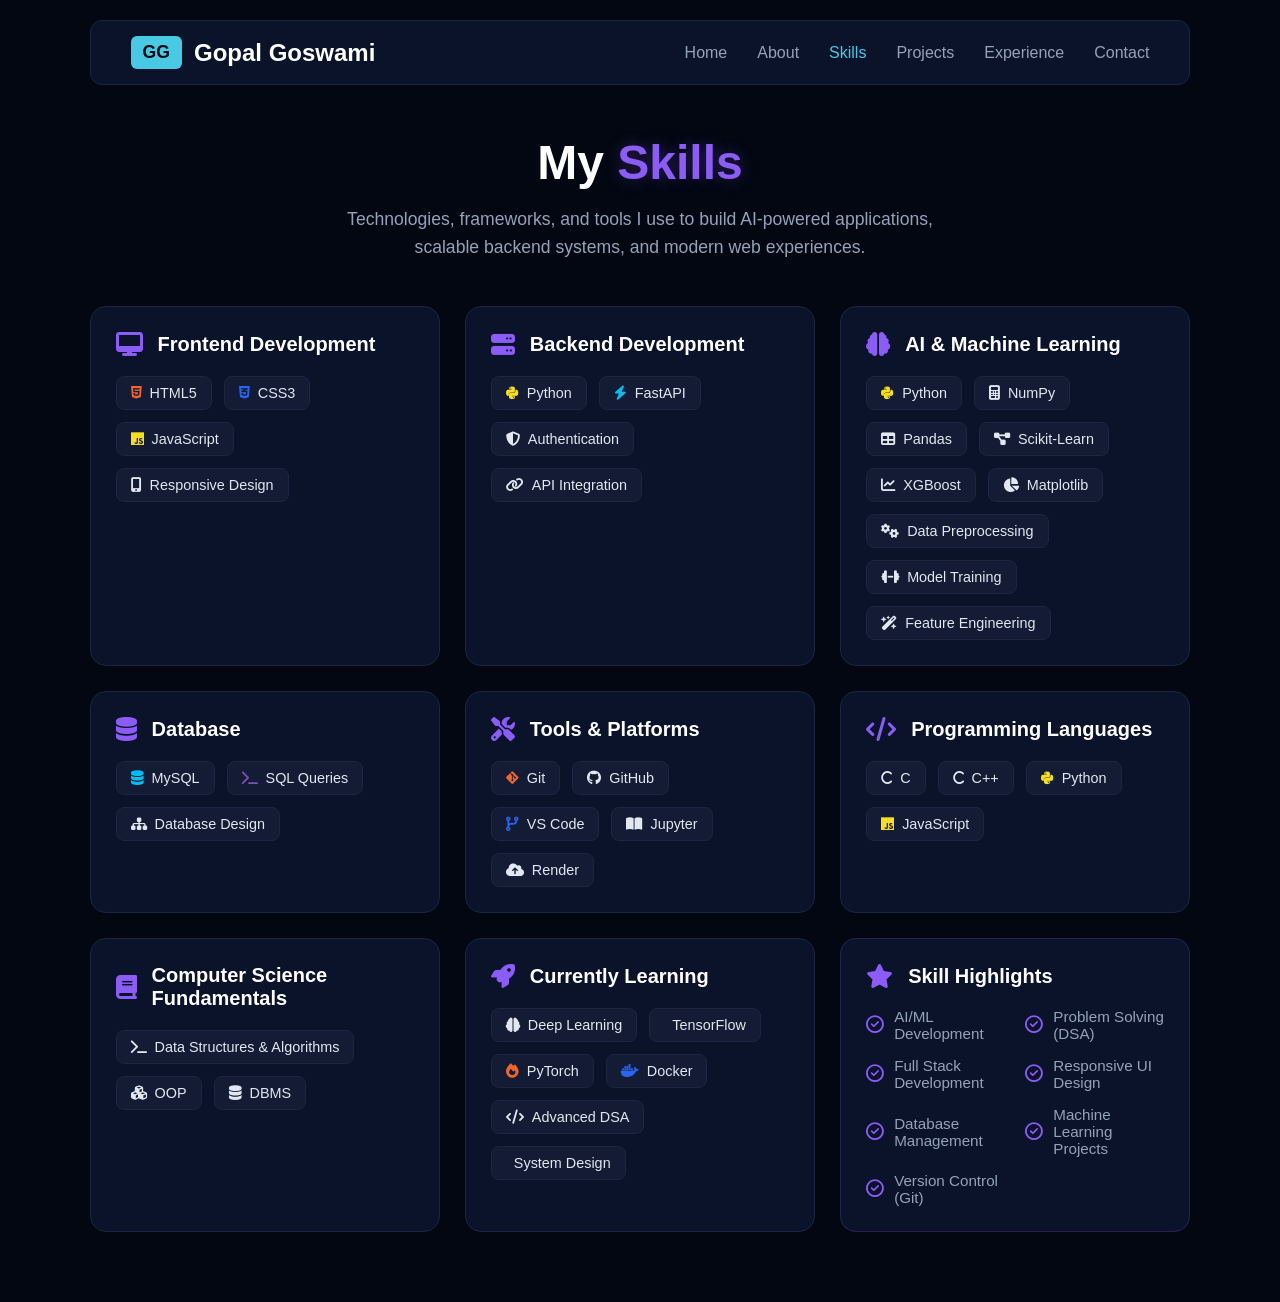
<file: skills.html>
<!DOCTYPE html>
<html lang="en">

<head>
    <meta charset="UTF-8">
    <meta name="viewport" content="width=device-width, initial-scale=1.0">
    <title>Gopal Goswami - Skills</title>
    <link rel="stylesheet" href="css/skills.css">
    <link rel="stylesheet" href="https://cdnjs.cloudflare.com/ajax/libs/font-awesome/6.7.2/css/all.min.css">
</head>

<body id="skills-page">
    
    <nav>
        <div class="logo">GG</div>
        <div class="logo-text">Gopal Goswami</div>
        <ul>
            <li><a href="index.html">Home</a></li>
            <li><a href="about.html">About</a></li>
            <li><a href="skills.html" class="active">Skills</a></li>
            <li><a href="projects.html">Projects</a></li>
            <li><a href="experience.html">Experience</a></li>
            <li><a href="contact.html">Contact</a></li>
        </ul>
    </nav>

    <header class="skills-header">
        <h1>My <span>Skills</span></h1>
        <p>Technologies, frameworks, and tools I use to build AI-powered applications, scalable backend systems, and modern web experiences.</p>
    </header>

    <main class="skills-container">

        <div class="skills-card">
            <div class="card-title">
                <i class="fa-solid fa-desktop"></i>
                <h2>Frontend Development</h2>
            </div>
            <div class="badge-container">
                <span class="badge"><i class="fa-brands fa-html5 text-orange"></i> HTML5</span>
                <span class="badge"><i class="fa-brands fa-css3-alt text-blue"></i> CSS3</span>
                <span class="badge"><i class="fa-brands fa-js text-yellow"></i> JavaScript</span>
                <span class="badge"><i class="fa-solid fa-mobile-screen-button"></i> Responsive Design</span>
            </div>
        </div>

        <div class="skills-card">
            <div class="card-title">
                <i class="fa-solid fa-server"></i>
                <h2>Backend Development</h2>
            </div>
            <div class="badge-container">
                <span class="badge"><i class="fa-brands fa-python text-yellow"></i> Python</span>
                <span class="badge"><i class="fa-solid fa-bolt text-cyan"></i> FastAPI</span>
                <span class="badge"><i class="fa-solid fa-shield-halved"></i> Authentication</span>
                <span class="badge"><i class="fa-solid fa-link"></i> API Integration</span>
            </div>
        </div>

        <div class="skills-card">
            <div class="card-title">
                <i class="fa-solid fa-brain"></i>
                <h2>AI & Machine Learning</h2>
            </div>
            <div class="badge-container">
                <span class="badge"><i class="fa-brands fa-python text-yellow"></i> Python</span>
                <span class="badge"><i class="fa-solid fa-calculator"></i> NumPy</span>
                <span class="badge"><i class="fa-solid fa-table"></i> Pandas</span>
                <span class="badge"><i class="fa-solid fa-diagram-project"></i> Scikit-Learn</span>
                <span class="badge"><i class="fa-solid fa-chart-line"></i> XGBoost</span>
                <span class="badge"><i class="fa-solid fa-chart-pie"></i> Matplotlib</span>
                <span class="badge"><i class="fa-solid fa-gears"></i> Data Preprocessing</span>
                <span class="badge"><i class="fa-solid fa-dumbbell"></i> Model Training</span>
                <span class="badge"><i class="fa-solid fa-wand-magic-sparkles"></i> Feature Engineering</span>
            </div>
        </div>

        <div class="skills-card">
            <div class="card-title">
                <i class="fa-solid fa-database"></i>
                <h2>Database</h2>
            </div>
            <div class="badge-container">
                <span class="badge"><i class="fa-solid fa-database text-cyan"></i> MySQL</span>
                <span class="badge"><i class="fa-solid fa-terminal text-purple"></i> SQL Queries</span>
                <span class="badge"><i class="fa-solid fa-sitemap"></i> Database Design</span>
            </div>
        </div>

        <div class="skills-card">
            <div class="card-title">
                <i class="fa-solid fa-screwdriver-wrench"></i>
                <h2>Tools & Platforms</h2>
            </div>
            <div class="badge-container">
                <span class="badge"><i class="fa-brands fa-git-alt text-orange"></i> Git</span>
                <span class="badge"><i class="fa-brands fa-github"></i> GitHub</span>
                <span class="badge"><i class="fa-solid fa-code-branch text-blue"></i> VS Code</span>
                <span class="badge"><i class="fa-solid fa-book-open"></i> Jupyter</span>
                <span class="badge"><i class="fa-solid fa-cloud-upload"></i> Render</span>
            </div>
        </div>

        <div class="skills-card">
            <div class="card-title">
                <i class="fa-solid fa-code"></i>
                <h2>Programming Languages</h2>
            </div>
            <div class="badge-container">
                <span class="badge"><i class="fa-solid fa-c"></i> C</span>
                <span class="badge"><i class="fa-solid fa-c"></i> C++</span>
                <span class="badge"><i class="fa-brands fa-python text-yellow"></i> Python</span>
                <span class="badge"><i class="fa-brands fa-js text-yellow"></i> JavaScript</span>
            </div>
        </div>

        <div class="skills-card">
            <div class="card-title">
                <i class="fa-solid fa-book"></i>
                <h2>Computer Science Fundamentals</h2>
            </div>
            <div class="badge-container">
                <span class="badge"><i class="fa-solid fa-terminal"></i> Data Structures & Algorithms</span>
                <span class="badge"><i class="fa-solid fa-cubes"></i> OOP</span>
                <span class="badge"><i class="fa-solid fa-database"></i> DBMS</span>
            </div>
        </div>

        <div class="skills-card">
            <div class="card-title">
                <i class="fa-solid fa-rocket"></i>
                <h2>Currently Learning</h2>
            </div>
            <div class="badge-container">
                <span class="badge"><i class="fa-solid fa-brain"></i> Deep Learning</span>
                <span class="badge"><i class="fa-solid fa-nodes-divide text-orange"></i> TensorFlow</span>
                <span class="badge"><i class="fa-solid fa-fire text-orange"></i> PyTorch</span>
                <span class="badge"><i class="fa-brands fa-docker text-blue"></i> Docker</span>
                <span class="badge"><i class="fa-solid fa-code"></i> Advanced DSA</span>
                <span class="badge"><i class="fa-solid fa-diagram-nested"></i> System Design</span>
            </div>
        </div>

        <div class="skills-card highlight-card">
            <div class="card-title">
                <i class="fa-solid fa-star text-purple"></i>
                <h2>Skill Highlights</h2>
            </div>
            <ul class="highlight-list">
                <li><i class="fa-regular fa-circle-check"></i> AI/ML Development</li>
                <li><i class="fa-regular fa-circle-check"></i> Problem Solving (DSA)</li>
                <li><i class="fa-regular fa-circle-check"></i> Full Stack Development</li>
                <li><i class="fa-regular fa-circle-check"></i> Responsive UI Design</li>
                <li><i class="fa-regular fa-circle-check"></i> Database Management</li>
                <li><i class="fa-regular fa-circle-check"></i> Machine Learning Projects</li>
                <li><i class="fa-regular fa-circle-check"></i> Version Control (Git)</li>
            </ul>
        </div>

    </main>
</body>
</html>
</file>
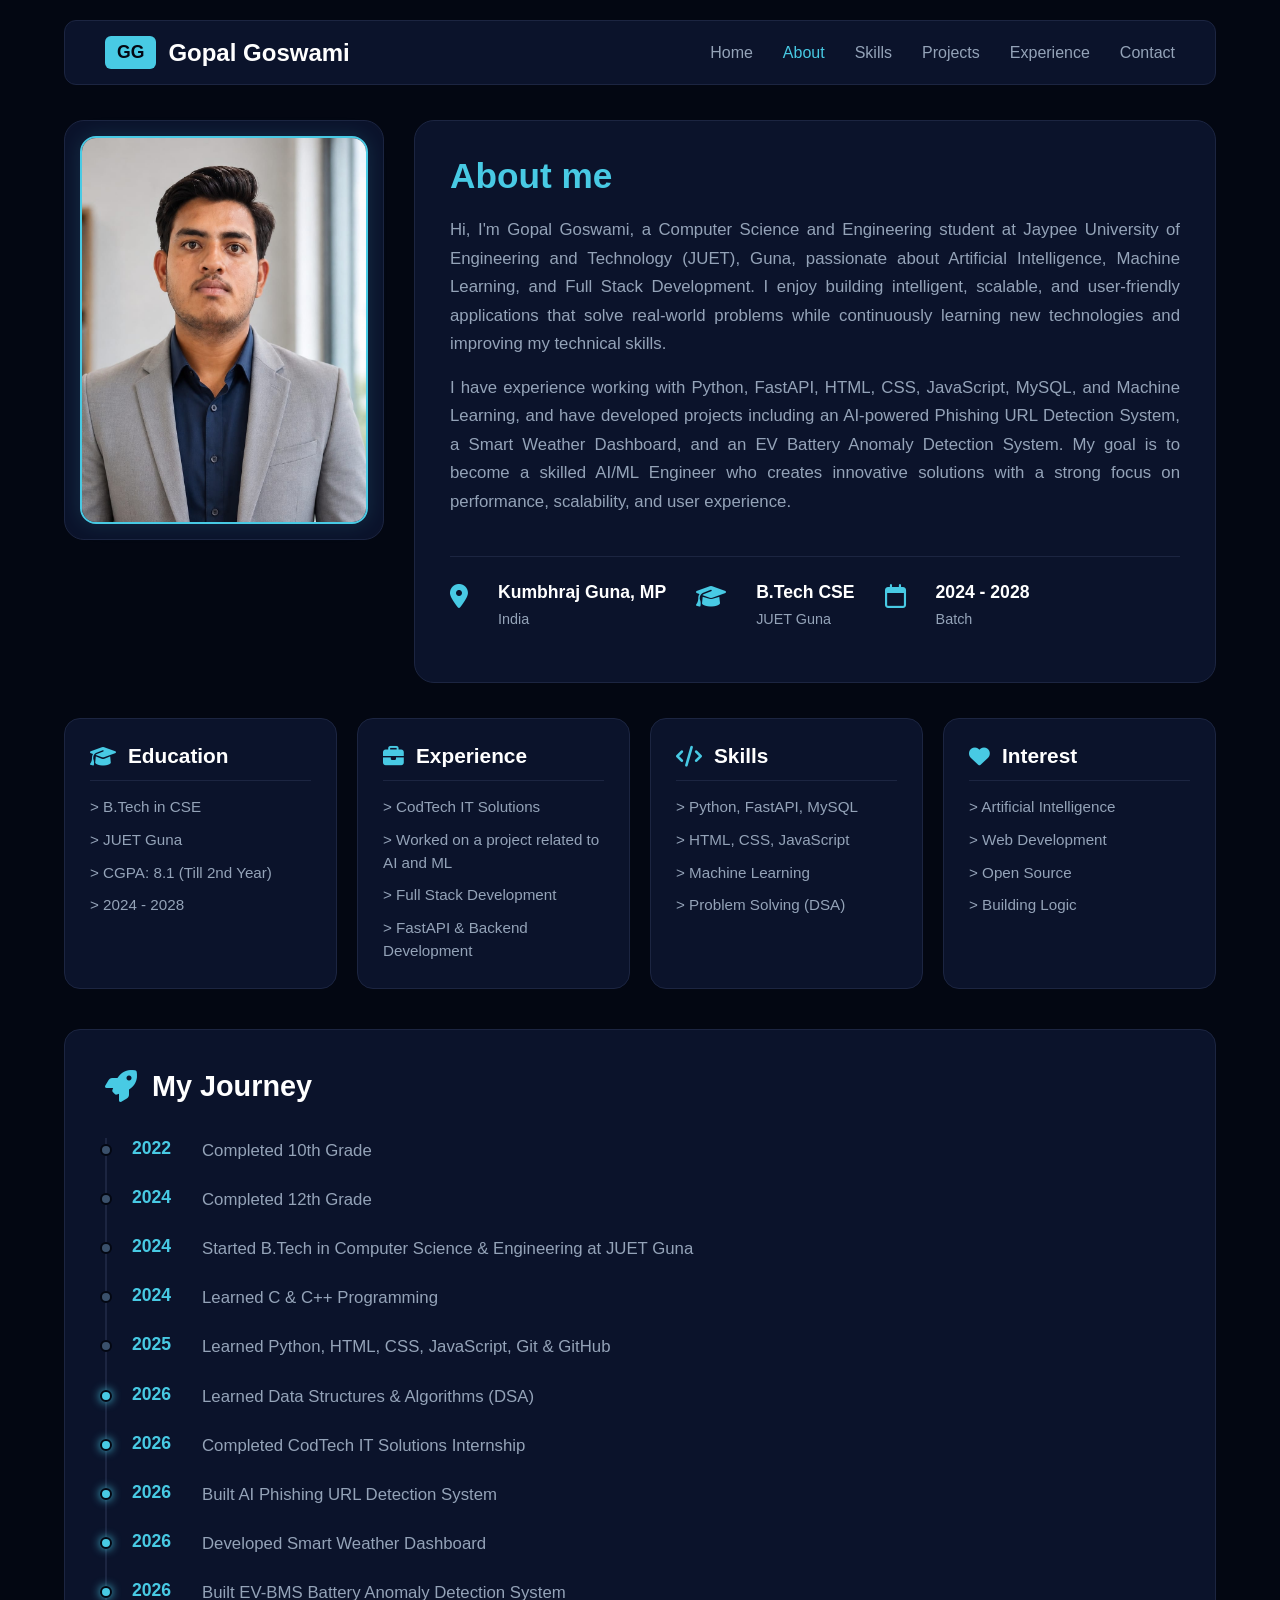
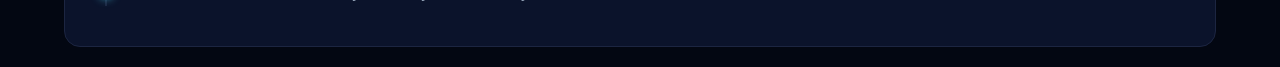
<file: index/about.html>
<!DOCTYPE html>
<html lang="en">

<head>
    <meta charset="UTF-8">
    <meta name="viewport" content="width=device-width, initial-scale=1.0">
    <title>Gopal Goswami - About</title>
    <link rel="stylesheet" href="/css/style.css">
    <link rel="stylesheet" href="/css/about.css">
    <link rel="stylesheet" href="https://cdnjs.cloudflare.com/ajax/libs/font-awesome/6.7.2/css/all.min.css">
</head>

<body id="about">

    <nav>

        <div class="logo">GG</div>
        <div class="logo-text">Gopal Goswami</div>

        <ul>
            <li><a href="/index.html">Home</a></li>
            <li><a href="/index/about.html" class="active">About</a></li>
            <li><a href="/index/skills.html">Skills</a></li>
            <li><a href="/index/projects.html">Projects</a></li>
            <li><a href="/index/experience.html">Experience</a></li>
            <li><a href="/index/contact.html">Contact</a></li>
        </ul>
    </nav>
    <div class="about-card">
        <div class="image">
            <img id="img" src="/assets/images/profile.jpeg" alt="Profile Picture">
        </div>
        <div class="gopal-text-card">
            <h2>About me</h2>
            <p id="p1">Hi, I'm Gopal Goswami, a Computer Science and Engineering student at Jaypee University of
                Engineering and Technology (JUET), Guna, passionate about Artificial Intelligence, Machine Learning, and
                Full Stack Development. I enjoy building intelligent, scalable, and user-friendly applications that
                solve real-world problems while continuously learning new technologies and improving my technical
                skills.</p>
            <p id="p2">I have experience working with Python, FastAPI, HTML, CSS, JavaScript, MySQL, and Machine
                Learning, and have developed projects including an AI-powered Phishing URL Detection System, a Smart
                Weather Dashboard, and an EV Battery Anomaly Detection System. My goal is to become a skilled AI/ML
                Engineer who creates innovative solutions with a strong focus on performance, scalability, and user
                experience.</p>

            <div class="info-box">
                <i class="fa-solid fa-location-dot"></i>
                <div class="info-text">
                    <h3>Kumbhraj Guna, MP</h3>
                    <p>India</p>
                </div>

                <i class="fa-solid fa-graduation-cap"></i>
                <div class="info-text">
                    <h3>B.Tech CSE</h3>
                    <p>JUET Guna</p>
                </div>

                <i class="fa-regular fa-calendar"></i>
                <div class="info-text">
                    <h3>2024 - 2028</h3>
                    <p>Batch</p>
                </div>
            </div>
        </div>
    </div>

    <div class="quad-grid">

        <div class="education">
            <div class="title">
                <i class="fa-solid fa-graduation-cap"></i>
                <h2>Education</h2>
            </div>
            <ul>
                <li>&gt; B.Tech in CSE</li>
                <li>&gt; JUET Guna</li>
                <li>&gt; CGPA: 8.1 (Till 2nd Year)</li>
                <li>&gt; 2024 - 2028</li>
            </ul>
        </div>

        <div class="experience">
            <div class="title">
                <i class="fa-solid fa-briefcase"></i>
                <h2>Experience</h2>
            </div>
            <ul>
                <li>&gt; CodTech IT Solutions</li>
                <li>&gt; Worked on a project related to AI and ML</li>
                <li>&gt; Full Stack Development</li>
                <li>&gt; FastAPI & Backend Development</li>
            </ul>
        </div>

        <div class="skills">
            <div class="title">
                <i class="fa-solid fa-code"></i>
                <h2>Skills</h2>
            </div>
            <ul>
                <li>&gt; Python, FastAPI, MySQL</li>
                <li>&gt; HTML, CSS, JavaScript</li>
                <li>&gt; Machine Learning</li>
                <li>&gt; Problem Solving (DSA)</li>
            </ul>
        </div>

        <div class="interest">
            <div class="title">
                <i class="fa-solid fa-heart"></i>
                <h2>Interest</h2>
            </div>
            <ul>
                <li>&gt; Artificial Intelligence</li>
                <li>&gt; Web Development</li>
                <li>&gt; Open Source</li>
                <li>&gt; Building Logic</li>
            </ul>
        </div>

    </div>

    <section class="journey-section">

        <div class="journey-header">
            <i class="fa-solid fa-rocket"></i>
            <h2>My Journey</h2>
        </div>

        <div class="timeline">

            <div class="timeline-row">
                <div class="circle-node"></div>
                <div class="timeline-year">2022</div>
                <div class="timeline-content">Completed 10th Grade</div>
            </div>

            <div class="timeline-row">
                <div class="circle-node"></div>
                <div class="timeline-year">2024</div>
                <div class="timeline-content">Completed 12th Grade</div>
            </div>

            <div class="timeline-row">
                <div class="circle-node"></div>
                <div class="timeline-year">2024</div>
                <div class="timeline-content">Started B.Tech in Computer Science & Engineering at JUET Guna</div>
            </div>

            <div class="timeline-row">
                <div class="circle-node"></div>
                <div class="timeline-year">2024</div>
                <div class="timeline-content">Learned C & C++ Programming</div>
            </div>

            <div class="timeline-row">
                <div class="circle-node"></div>
                <div class="timeline-year">2025</div>
                <div class="timeline-content">Learned Python, HTML, CSS, JavaScript, Git & GitHub</div>
            </div>

            <div class="timeline-row">
                <div class="circle-node blue"></div>
                <div class="timeline-year">2026</div>
                <div class="timeline-content">Learned Data Structures & Algorithms (DSA)</div>
            </div>

            <div class="timeline-row">
                <div class="circle-node blue"></div>
                <div class="timeline-year">2026</div>
                <div class="timeline-content">Completed CodTech IT Solutions Internship</div>
            </div>

            <div class="timeline-row">
                <div class="circle-node blue"></div>
                <div class="timeline-year">2026</div>
                <div class="timeline-content">Built AI Phishing URL Detection System</div>
            </div>

            <div class="timeline-row">
                <div class="circle-node blue"></div>
                <div class="timeline-year">2026</div>
                <div class="timeline-content">Developed Smart Weather Dashboard</div>
            </div>

            <div class="timeline-row">
                <div class="circle-node blue"></div>
                <div class="timeline-year">2026</div>
                <div class="timeline-content">Built EV-BMS Battery Anomaly Detection System</div>
            </div>

        </div>

    </section>

</body>

</html>
</file>
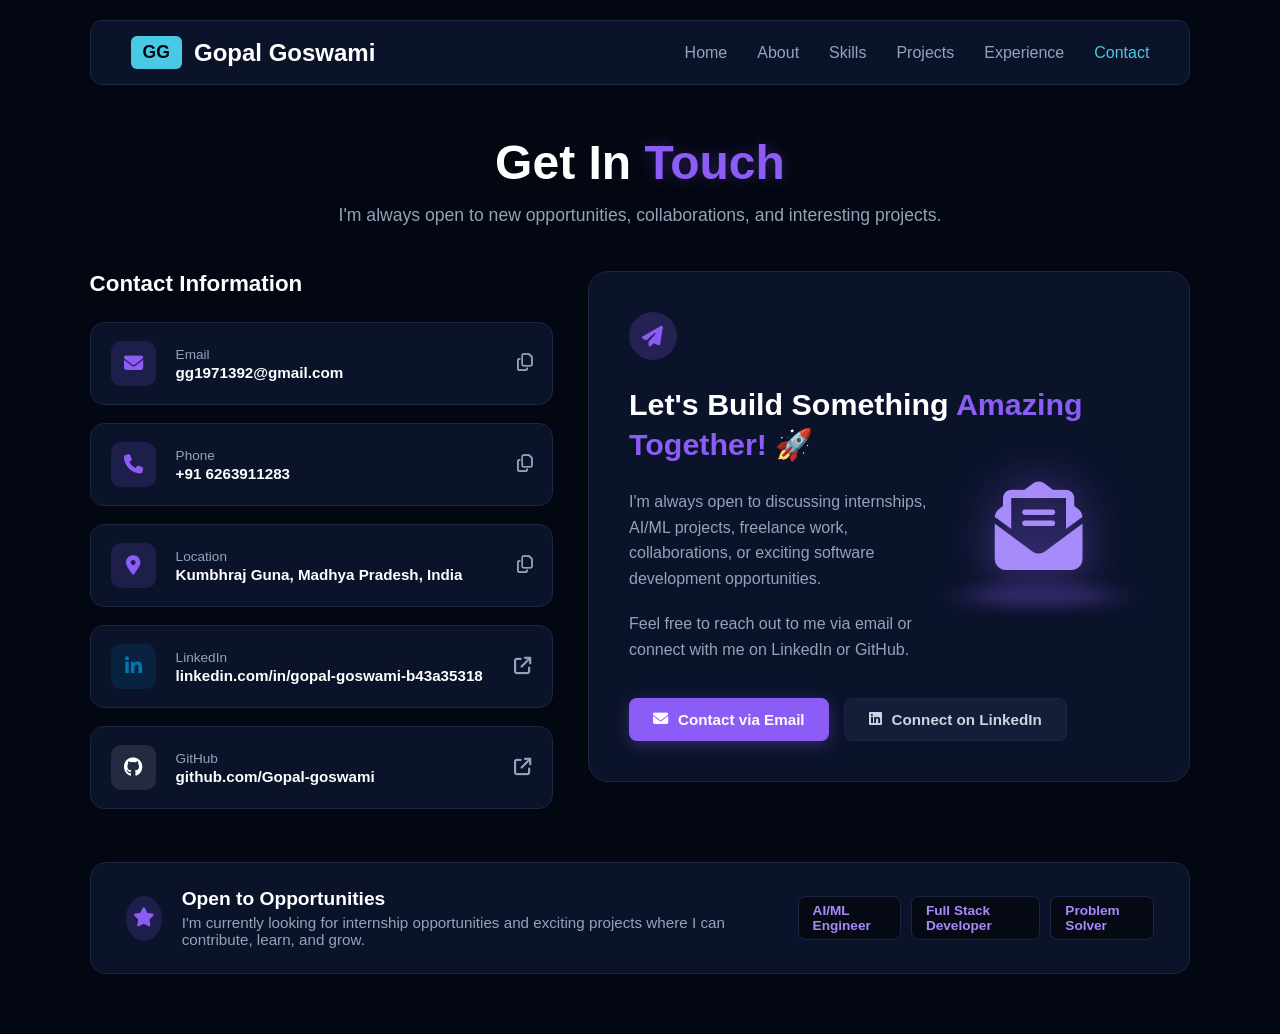
<file: index/contact.html>
<!DOCTYPE html>
<html lang="en">

<head>
    <meta charset="UTF-8">
    <meta name="viewport" content="width=device-width, initial-scale=1.0">
    <title>Gopal Goswami - Contact</title>
    <link rel="stylesheet" href="/css/contact.css">
    <link rel="stylesheet" href="https://cdnjs.cloudflare.com/ajax/libs/font-awesome/6.7.2/css/all.min.css">
</head>

<body id="contact-page">
    
    <!-- Navigation Bar -->
    <nav>
        <div class="logo">GG</div>
        <div class="logo-text">Gopal Goswami</div>
        <ul>
            <li><a href="/index.html">Home</a></li>
            <li><a href="/index/about.html">About</a></li>
            <li><a href="/index/skills.html">Skills</a></li>
            <li><a href="/index/projects.html">Projects</a></li>
            <li><a href="/index/experience.html">Experience</a></li>
            <li><a href="/index/contact.html" class="active">Contact</a></li>
        </ul>
    </nav>

    <!-- Header Section -->
    <header class="contact-header">
        <h1>Get In <span>Touch</span></h1>
        <p>I'm always open to new opportunities, collaborations, and interesting projects.</p>
    </header>

    <!-- Main Content Wrapper -->
    <main class="contact-wrapper">
        
        <!-- Left Side: Contact Cards List -->
        <div class="contact-info-panel">
            <h2>Contact Information</h2>
            
            <div class="info-card">
                <div class="card-icon"><i class="fa-solid fa-envelope"></i></div>
                <div class="card-data">
                    <p class="label">Email</p>
                    <p class="value">gg1971392@gmail.com</p>
                </div>
                <button class="action-icon-btn" onclick="navigator.clipboard.writeText('gg1971392@gmail.com')"><i class="fa-regular fa-copy"></i></button>
            </div>

            <div class="info-card">
                <div class="card-icon"><i class="fa-solid fa-phone"></i></div>
                <div class="card-data">
                    <p class="label">Phone</p>
                    <p class="value">+91 6263911283</p>
                </div>
                <button class="action-icon-btn" onclick="navigator.clipboard.writeText('+91 6263911283')"><i class="fa-regular fa-copy"></i></button>
            </div>

            <div class="info-card">
                <div class="card-icon"><i class="fa-solid fa-location-dot"></i></div>
                <div class="card-data">
                    <p class="label">Location</p>
                    <p class="value">Kumbhraj Guna, Madhya Pradesh, India</p>
                </div>
                <button class="action-icon-btn" onclick="navigator.clipboard.writeText('Kumbhraj Guna, Madhya Pradesh, India')"><i class="fa-regular fa-copy"></i></button>
            </div>

            <div class="info-card">
                <div class="card-icon blue-bg"><i class="fa-brands fa-linkedin-in"></i></div>
                <div class="card-data">
                    <p class="label">LinkedIn</p>
                    <p class="value">linkedin.com/in/gopal-goswami-b43a35318</p>
                </div>
                <a href="https://www.linkedin.com/in/gopal-goswami-b43a35318" target="_blank" class="action-icon-btn"><i class="fa-solid fa-arrow-up-right-from-square"></i></a>
            </div>

            <div class="info-card">
                <div class="card-icon purple-bg"><i class="fa-brands fa-github"></i></div>
                <div class="card-data">
                    <p class="label">GitHub</p>
                    <p class="value">github.com/Gopal-goswami</p>
                </div>
                <a href="https://github.com/Gopal-goswami" target="_blank" class="action-icon-btn"><i class="fa-solid fa-arrow-up-right-from-square"></i></a>
            </div>
        </div>

        <!-- Right Side: CTA Dashboard Card -->
        <div class="contact-cta-panel">
            <div class="paper-plane-icon"><i class="fa-solid fa-paper-plane"></i></div>
            <h2>Let's Build Something <span>Amazing Together! 🚀</span></h2>
            
            <p>I'm always open to discussing internships, AI/ML projects, freelance work, collaborations, or exciting software development opportunities.</p>
            <p>Feel free to reach out to me via email or connect with me on LinkedIn or GitHub.</p>
            
            <div class="cta-buttons">
                <a href="https://mail.google.com/mail/?view=cm&fs=1&to=gg1971392@gmail.com" target="_blank" class="email-btn"><i class="fa-solid fa-envelope"></i> Contact via Email</a>
                <a href="https://www.linkedin.com/in/gopal-goswami-b43a35318" target="_blank" class="linkedin-btn"><i class="fa-brands fa-linkedin"></i> Connect on LinkedIn</a>
            </div>

            <!-- Decorative floating envelope backdrop box structure -->
            <div class="envelope-decor">
                <div class="glow-ring"></div>
                <i class="fa-solid fa-envelope-open-text floating-mail"></i>
            </div>
        </div>
    </main>

    <!-- Bottom Section: Opportunities Bar -->
    <section class="opportunities-bar">
        <div class="opp-info">
            <div class="star-icon"><i class="fa-solid fa-star"></i></div>
            <div class="opp-text">
                <h3>Open to Opportunities</h3>
                <p>I'm currently looking for internship opportunities and exciting projects where I can contribute, learn, and grow.</p>
            </div>
        </div>
        <div class="opp-tags">
            <span class="opp-tag">AI/ML Engineer</span>
            <span class="opp-tag">Full Stack Developer</span>
            <span class="opp-tag">Problem Solver</span>
        </div>
    </section>

</body>
</html>
</file>
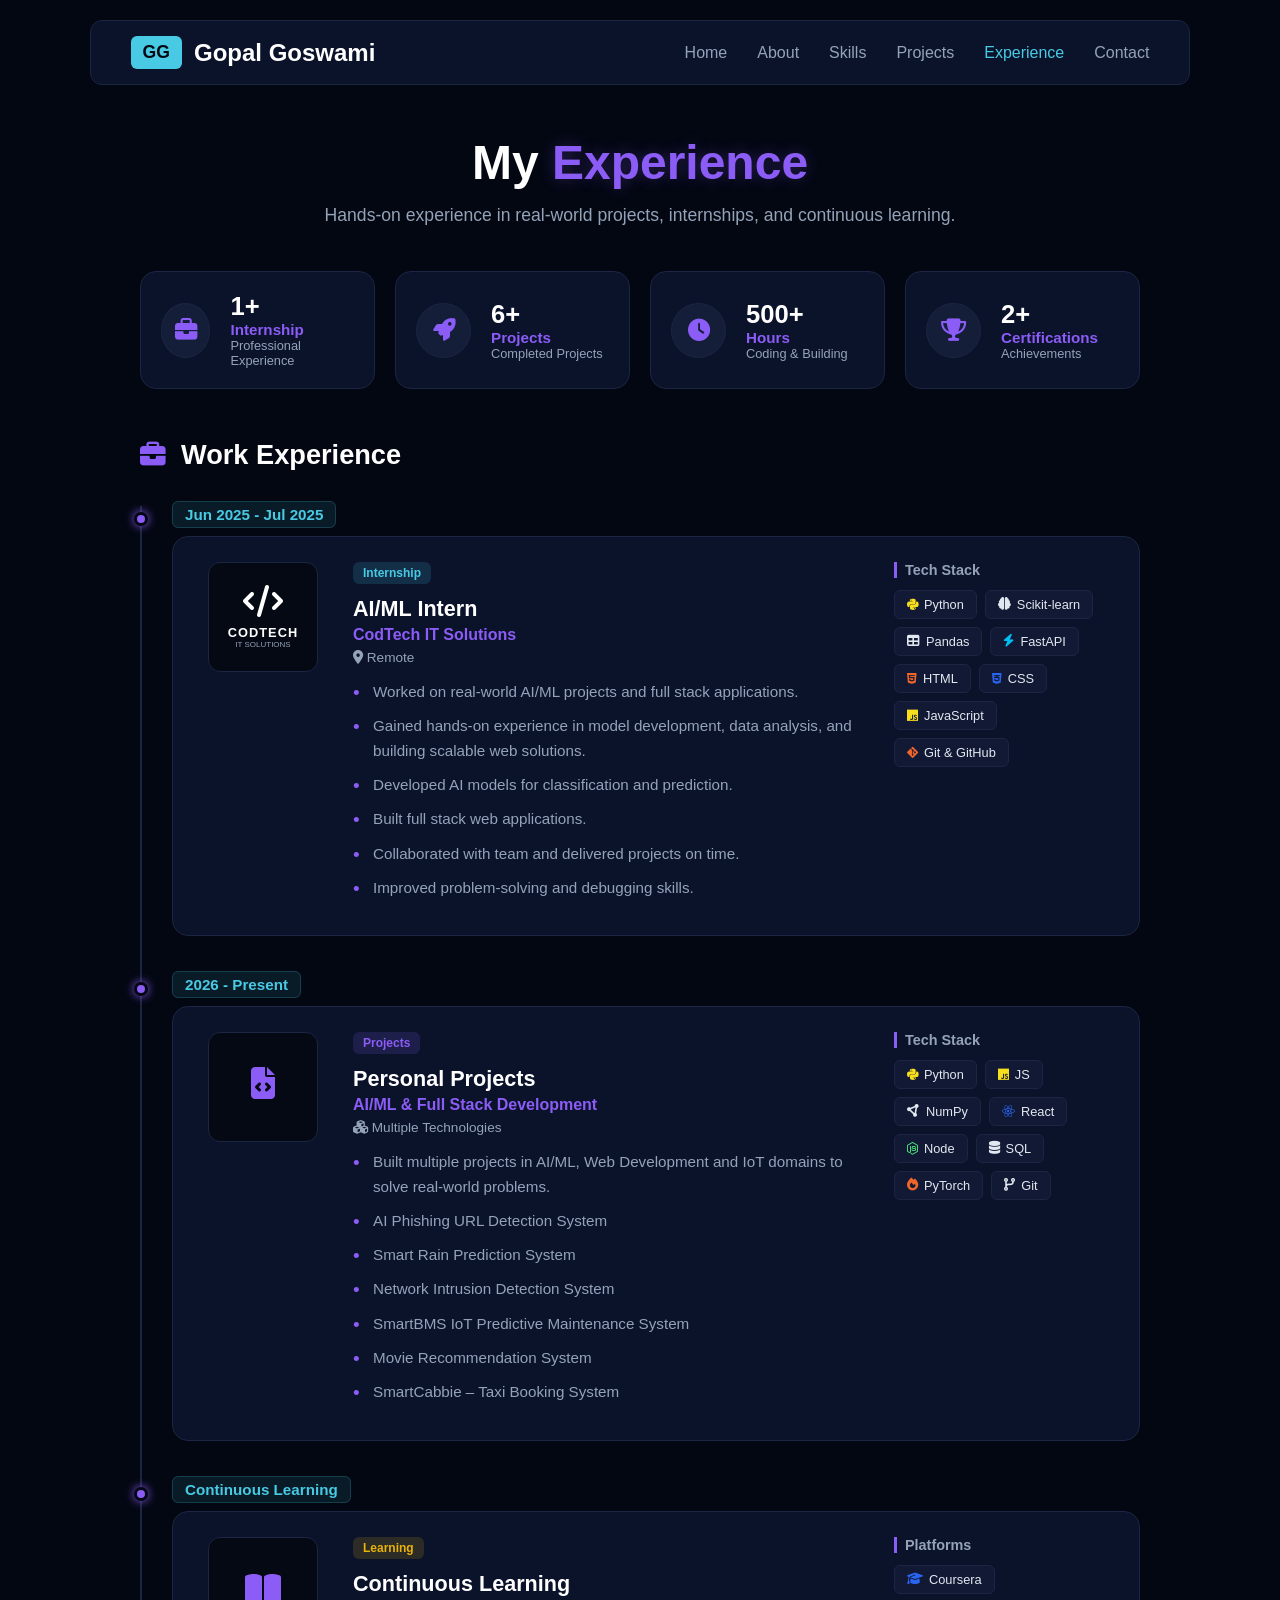
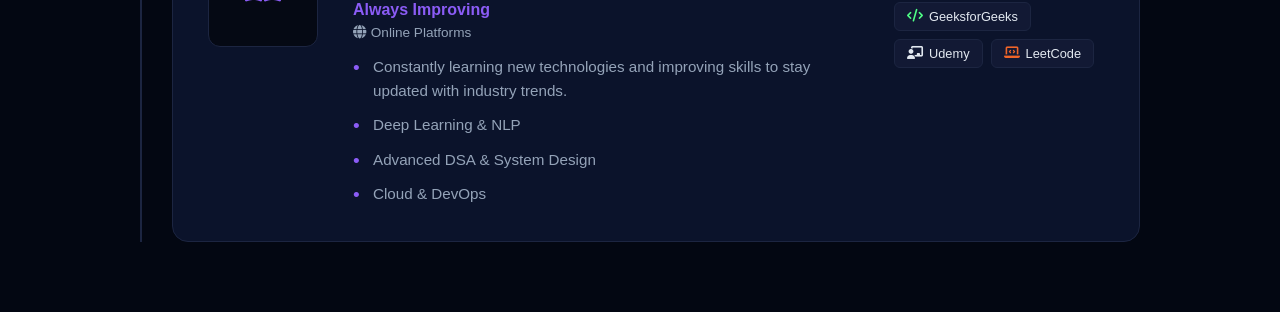
<file: index/experience.html>
<!DOCTYPE html>
<html lang="en">

<head>
    <meta charset="UTF-8">
    <meta name="viewport" content="width=device-width, initial-scale=1.0">
    <title>Gopal Goswami - Experience</title>
    <link rel="stylesheet" href="/css/experience.css">
    <link rel="stylesheet" href="https://cdnjs.cloudflare.com/ajax/libs/font-awesome/6.7.2/css/all.min.css">
</head>

<body id="experience-page">
    
    <!-- Navigation Bar -->
    <nav>
        <div class="logo">GG</div>
        <div class="logo-text">Gopal Goswami</div>
        <ul>
            <li><a href="/index.html">Home</a></li>
            <li><a href="/index/about.html">About</a></li>
            <li><a href="/index/skills.html">Skills</a></li>
            <li><a href="/index/projects.html">Projects</a></li>
            <li><a href="/index/experience.html" class="active">Experience</a></li>
            <li><a href="/index/contact.html">Contact</a></li>
        </ul>
    </nav>

    <!-- Header Summary Block -->
    <header class="exp-header">
        <h1>My <span>Experience</span></h1>
        <p>Hands-on experience in real-world projects, internships, and continuous learning.</p>
    </header>

    <!-- Top Metrics Overview Bar -->
    <section class="metrics-container">
        <div class="metric-card">
            <div class="icon-circle"><i class="fa-solid fa-briefcase"></i></div>
            <div class="metric-info">
                <h3>1+</h3>
                <p class="title-lbl">Internship</p>
                <p class="desc-lbl">Professional Experience</p>
            </div>
        </div>
        <div class="metric-card">
            <div class="icon-circle"><i class="fa-solid fa-rocket"></i></div>
            <div class="metric-info">
                <h3>6+</h3>
                <p class="title-lbl">Projects</p>
                <p class="desc-lbl">Completed Projects</p>
            </div>
        </div>
        <div class="metric-card">
            <div class="icon-circle"><i class="fa-solid fa-clock"></i></div>
            <div class="metric-info">
                <h3>500+</h3>
                <p class="title-lbl">Hours</p>
                <p class="desc-lbl">Coding & Building</p>
            </div>
        </div>
        <div class="metric-card">
            <div class="icon-circle"><i class="fa-solid fa-trophy"></i></div>
            <div class="metric-info">
                <h3>2+</h3>
                <p class="title-lbl">Certifications</p>
                <p class="desc-lbl">Achievements</p>
            </div>
        </div>
    </section>

    <!-- Work Experience Main Section -->
    <section class="timeline-section">
        <div class="section-title">
            <i class="fa-solid fa-briefcase"></i>
            <h2>Work Experience</h2>
        </div>

        <div class="exp-timeline">
            
            <!-- Block 1: CodTech Intern -->
            <div class="timeline-row">
                <div class="timeline-meta">
                    <span class="date-range">Jun 2025 - Jul 2025</span>
                    <div class="node-dot"></div>
                </div>
                
                <div class="exp-main-card">
                    <div class="company-brand">
                        <div class="logo-box">
                            <i class="fa-solid fa-code"></i>
                            <span>CODTECH</span>
                            <small>IT SOLUTIONS</small>
                        </div>
                    </div>
                    
                    <div class="exp-details">
                        <span class="role-badge intern">Internship</span>
                        <h3>AI/ML Intern</h3>
                        <p class="company-name">CodTech IT Solutions</p>
                        <p class="location-lbl"><i class="fa-solid fa-location-dot"></i> Remote</p>
                        
                        <ul class="task-list">
                            <li>Worked on real-world AI/ML projects and full stack applications.</li>
                            <li>Gained hands-on experience in model development, data analysis, and building scalable web solutions.</li>
                            <li>Developed AI models for classification and prediction.</li>
                            <li>Built full stack web applications.</li>
                            <li>Collaborated with team and delivered projects on time.</li>
                            <li>Improved problem-solving and debugging skills.</li>
                        </ul>
                    </div>

                    <div class="tech-stack-section">
                        <h4>Tech Stack</h4>
                        <div class="tech-grid">
                            <span class="t-badge"><i class="fa-brands fa-python text-yellow"></i> Python</span>
                            <span class="t-badge"><i class="fa-solid fa-brain"></i> Scikit-learn</span>
                            <span class="t-badge"><i class="fa-solid fa-table"></i> Pandas</span>
                            <span class="t-badge"><i class="fa-solid fa-bolt text-cyan"></i> FastAPI</span>
                            <span class="t-badge"><i class="fa-brands fa-html5 text-orange"></i> HTML</span>
                            <span class="t-badge"><i class="fa-brands fa-css3-alt text-blue"></i> CSS</span>
                            <span class="t-badge"><i class="fa-brands fa-js text-yellow"></i> JavaScript</span>
                            <span class="t-badge"><i class="fa-brands fa-git-alt text-orange"></i> Git & GitHub</span>
                        </div>
                    </div>
                </div>
            </div>

            <!-- Block 2: Personal Projects -->
            <div class="timeline-row">
                <div class="timeline-meta">
                    <span class="date-range">2026 - Present</span>
                    <div class="node-dot"></div>
                </div>
                
                <div class="exp-main-card">
                    <div class="company-brand">
                        <div class="logo-box icon-purple">
                            <i class="fa-solid fa-file-code"></i>
                        </div>
                    </div>
                    
                    <div class="exp-details">
                        <span class="role-badge project">Projects</span>
                        <h3>Personal Projects</h3>
                        <p class="company-name">AI/ML & Full Stack Development</p>
                        <p class="location-lbl"><i class="fa-solid fa-cubes"></i> Multiple Technologies</p>
                        
                        <ul class="task-list">
                            <li>Built multiple projects in AI/ML, Web Development and IoT domains to solve real-world problems.</li>
                            <li>AI Phishing URL Detection System</li>
                            <li>Smart Rain Prediction System</li>
                            <li>Network Intrusion Detection System</li>
                            <li>SmartBMS IoT Predictive Maintenance System</li>
                            <li>Movie Recommendation System</li>
                            <li>SmartCabbie – Taxi Booking System</li>
                        </ul>
                    </div>

                    <div class="tech-stack-section">
                        <h4>Tech Stack</h4>
                        <div class="tech-grid">
                            <span class="t-badge"><i class="fa-brands fa-python text-yellow"></i> Python</span>
                            <span class="t-badge"><i class="fa-brands fa-js text-yellow"></i> JS</span>
                            <span class="t-badge"><i class="fa-solid fa-circle-nodes"></i> NumPy</span>
                            <span class="t-badge"><i class="fa-brands fa-react text-blue"></i> React</span>
                            <span class="t-badge"><i class="fa-brands fa-node-js text-green"></i> Node</span>
                            <span class="t-badge"><i class="fa-solid fa-database"></i> SQL</span>
                            <span class="t-badge"><i class="fa-solid fa-fire text-orange"></i> PyTorch</span>
                            <span class="t-badge"><i class="fa-solid fa-code-branch"></i> Git</span>
                        </div>
                    </div>
                </div>
            </div>

            <!-- Block 3: Continuous Learning -->
            <div class="timeline-row">
                <div class="timeline-meta">
                    <span class="date-range">Continuous Learning</span>
                    <div class="node-dot"></div>
                </div>
                
                <div class="exp-main-card">
                    <div class="company-brand">
                        <div class="logo-box icon-purple">
                            <i class="fa-solid fa-book-open"></i>
                        </div>
                    </div>
                    
                    <div class="exp-details">
                        <span class="role-badge learning">Learning</span>
                        <h3>Continuous Learning</h3>
                        <p class="company-name">Always Improving</p>
                        <p class="location-lbl"><i class="fa-solid fa-globe"></i> Online Platforms</p>
                        
                        <ul class="task-list">
                            <li>Constantly learning new technologies and improving skills to stay updated with industry trends.</li>
                            <li>Deep Learning & NLP</li>
                            <li>Advanced DSA & System Design</li>
                            <li>Cloud & DevOps</li>
                        </ul>
                    </div>

                    <div class="tech-stack-section">
                        <h4>Platforms</h4>
                        <div class="tech-grid">
                            <span class="t-badge"><i class="fa-solid fa-graduation-cap text-blue"></i> Coursera</span>
                            <span class="t-badge"><i class="fa-solid fa-code text-green"></i> GeeksforGeeks</span>
                            <span class="t-badge"><i class="fa-solid fa-chalkboard-user"></i> Udemy</span>
                            <span class="t-badge"><i class="fa-solid fa-laptop-code text-orange"></i> LeetCode</span>
                        </div>
                    </div>
                </div>
            </div>

        </div>
    </section>

</body>
</html>
</file>
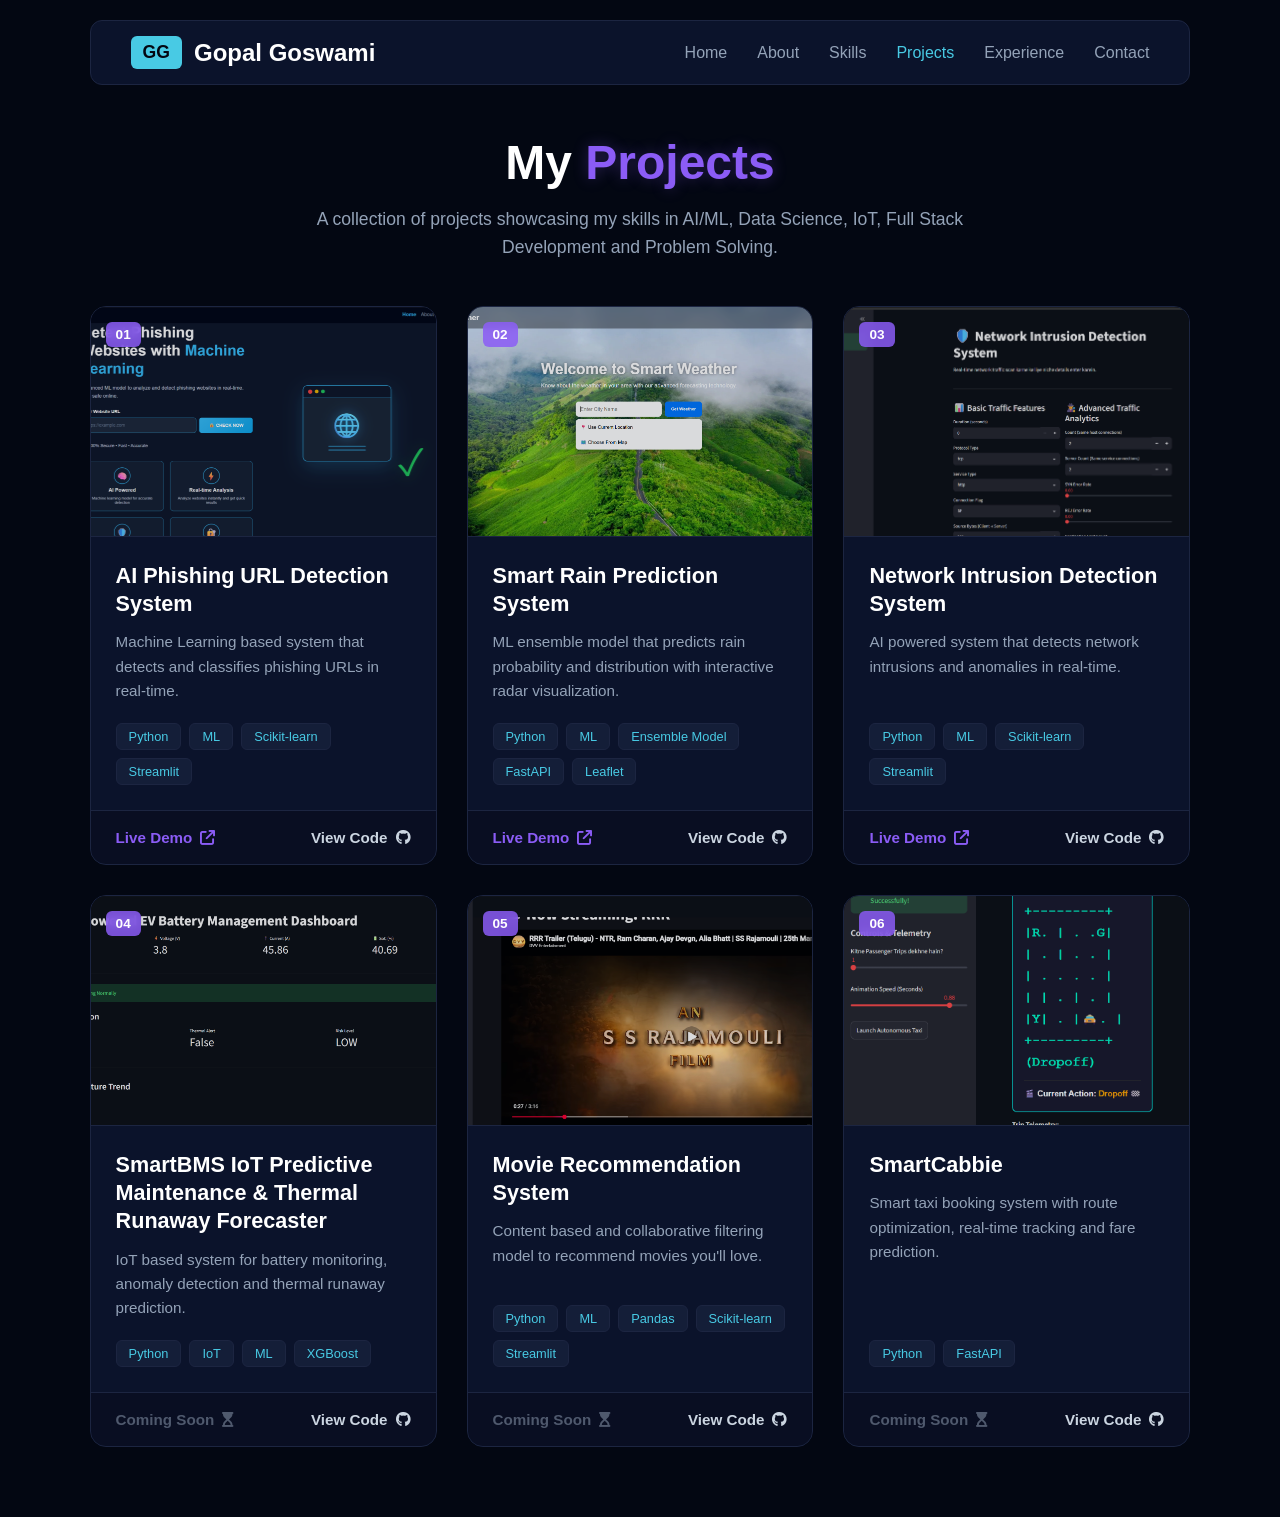
<file: index/projects.html>
<!DOCTYPE html>
<html lang="en">

<head>
    <meta charset="UTF-8">
    <meta name="viewport" content="width=device-width, initial-scale=1.0">
    <title>Gopal Goswami - Projects</title>
    <link rel="stylesheet" href="/css/projects.css">
    <link rel="stylesheet" href="https://cdnjs.cloudflare.com/ajax/libs/font-awesome/6.7.2/css/all.min.css">
</head>

<body id="projects-page">
    
    <!-- Navigation Bar (Same as previous pages) -->
    <nav>
        <div class="logo">GG</div>
        <div class="logo-text">Gopal Goswami</div>
        <ul>
            <li><a href="/index.html">Home</a></li>
            <li><a href="/index/about.html">About</a></li>
            <li><a href="/index/skills.html">Skills</a></li>
            <li><a href="/index/projects.html" class="active">Projects</a></li>
            <li><a href="/index/experience.html">Experience</a></li>
            <li><a href="/index/contact.html">Contact</a></li>
        </ul>
    </nav>

    <!-- Header Section -->
    <header class="projects-header">
        <h1>My <span>Projects</span></h1>
        <p>A collection of projects showcasing my skills in AI/ML, Data Science, IoT, Full Stack Development and Problem Solving.</p>
    </header>

    <!-- Projects Grid Container -->
    <main class="projects-grid">

        <!-- Project 1 -->
        <div class="project-card">
            <div class="card-image-wrapper">
                <span class="project-number">01</span>
                <!-- Is src="project1.jpg" ko aap apni image file se edit kar lena -->
                <img src="/assets/images/project1.png" alt="AI Phishing URL Detection System" class="project-img">
            </div>
            <div class="project-info">
                <h2>AI Phishing URL Detection System</h2>
                <p>Machine Learning based system that detects and classifies phishing URLs in real-time.</p>
                <div class="tech-tags">
                    <span class="tag">Python</span>
                    <span class="tag">ML</span>
                    <span class="tag">Scikit-learn</span>
                    <span class="tag">Streamlit</span>
                </div>
            </div>
            <div class="project-links">
                <!-- Is href="#" ko aap apne live URL se edit kar lena -->
                <a href="https://ai-phishing-detector-o4o2.onrender.com" target="_blank" class="live-btn">Live Demo <i class="fa-solid fa-arrow-up-right-from-square"></i></a>
                <!-- Is href="#" ko aap apne github link se edit kar lena -->
                <a href="https://github.com/Gopal-goswami/ai-phishing-detector" target="_blank" class="code-btn">View Code <i class="fa-brands fa-github"></i></a>
            </div>
        </div>

        <!-- Project 2 -->
        <div class="project-card">
            <div class="card-image-wrapper">
                <span class="project-number">02</span>
                <img src="/assets/images/project2.png" alt="Smart Rain Prediction System" class="project-img">
            </div>
            <div class="project-info">
                <h2>Smart Rain Prediction System</h2>
                <p>ML ensemble model that predicts rain probability and distribution with interactive radar visualization.</p>
                <div class="tech-tags">
                    <span class="tag">Python</span>
                    <span class="tag">ML</span>
                    <span class="tag">Ensemble Model</span>
                    <span class="tag">FastAPI</span>
                    <span class="tag">Leaflet</span>
                </div>
            </div>
            <div class="project-links">
                <a href="https://smart-rain-prediction-system.onrender.com" target="_blank" class="live-btn">Live Demo <i class="fa-solid fa-arrow-up-right-from-square"></i></a>
                <a href="https://github.com/Gopal-goswami/smart-rain-prediction-system" target="_blank" class="code-btn">View Code <i class="fa-brands fa-github"></i></a>
            </div>
        </div>

        <!-- Project 3 -->
        <div class="project-card">
            <div class="card-image-wrapper">
                <span class="project-number">03</span>
                <img src="/assets/images/project3.png" alt="Network Intrusion Detection System" class="project-img">
            </div>
            <div class="project-info">
                <h2>Network Intrusion Detection System</h2>
                <p>AI powered system that detects network intrusions and anomalies in real-time.</p>
                <div class="tech-tags">
                    <span class="tag">Python</span>
                    <span class="tag">ML</span>
                    <span class="tag">Scikit-learn</span>
                    <span class="tag">Streamlit</span>
                </div>
            </div>
            <div class="project-links">
                <a href="https://network-intrusion-detection-system-caqjmzmdjpi9pczxrd7aq8.streamlit.app/" target="_blank" class="live-btn">Live Demo <i class="fa-solid fa-arrow-up-right-from-square"></i></a>
                <a href="https://github.com/Gopal-goswami/Network-Intrusion-Detection-System" target="_blank" class="code-btn">View Code <i class="fa-brands fa-github"></i></a>
            </div>
        </div>

        <!-- Project 4 -->
        <div class="project-card">
            <div class="card-image-wrapper">
                <span class="project-number">04</span>
                <img src="/assets/images/project4.png" alt="SmartBMS IoT Predictive Maintenance" class="project-img">
            </div>
            <div class="project-info">
                <h2>SmartBMS IoT Predictive Maintenance & Thermal Runaway Forecaster</h2>
                <p>IoT based system for battery monitoring, anomaly detection and thermal runaway prediction.</p>
                <div class="tech-tags">
                    <span class="tag">Python</span>
                    <span class="tag">IoT</span>
                    <span class="tag">ML</span>
                    <span class="tag">XGBoost</span>
                </div>
            </div>
            <div class="project-links">
                <a class="live-btn" style="color: var(--text-muted); opacity: 0.5; cursor: not-allowed; pointer-events: none;">Coming Soon <i class="fa-solid fa-hourglass-start"></i></a>
                <a href="https://github.com/Gopal-goswami/EV-BMS-Anomaly-Detection" target="_blank" class="code-btn">View Code <i class="fa-brands fa-github"></i></a>
            </div>
        </div>

        <!-- Project 5 -->
        <div class="project-card">
            <div class="card-image-wrapper">
                <span class="project-number">05</span>
                <img src="/assets/images/project5.png" alt="Movie Recommendation System" class="project-img">
            </div>
            <div class="project-info">
                <h2>Movie Recommendation System</h2>
                <p>Content based and collaborative filtering model to recommend movies you'll love.</p>
                <div class="tech-tags">
                    <span class="tag">Python</span>
                    <span class="tag">ML</span>
                    <span class="tag">Pandas</span>
                    <span class="tag">Scikit-learn</span>
                    <span class="tag">Streamlit</span>
                </div>
            </div>
            <div class="project-links">
                <a class="live-btn" style="color: var(--text-muted); opacity: 0.5; cursor: not-allowed; pointer-events: none;">Coming Soon <i class="fa-solid fa-hourglass-start"></i></a>
                <a href="https://github.com/Gopal-goswami/Movie-Recommendation-System" target="_blank" class="code-btn">View Code <i class="fa-brands fa-github"></i></a>
            </div>
        </div>

        <!-- Project 6 -->
        <div class="project-card">
            <div class="card-image-wrapper">
                <span class="project-number">06</span>
                <img src="/assets/images/project6.png" alt="SmartCabbie" class="project-img">
            </div>
            <div class="project-info">
                <h2>SmartCabbie</h2>
                <p>Smart taxi booking system with route optimization, real-time tracking and fare prediction.</p>
                <div class="tech-tags">
                    <span class="tag">Python</span>
                    <span class="tag">FastAPI</span>
                </div>
            </div>
            <div class="project-links">
                <a class="live-btn" style="color: var(--text-muted); opacity: 0.5; cursor: not-allowed; pointer-events: none;">Coming Soon <i class="fa-solid fa-hourglass-start"></i></a>
                <a href="https://github.com/Gopal-goswami/SmartCabbie_RL_Project" target="_blank" class="code-btn">View Code <i class="fa-brands fa-github"></i></a>
            </div>
        </div>

    </main>
</body>

</html>
</file>
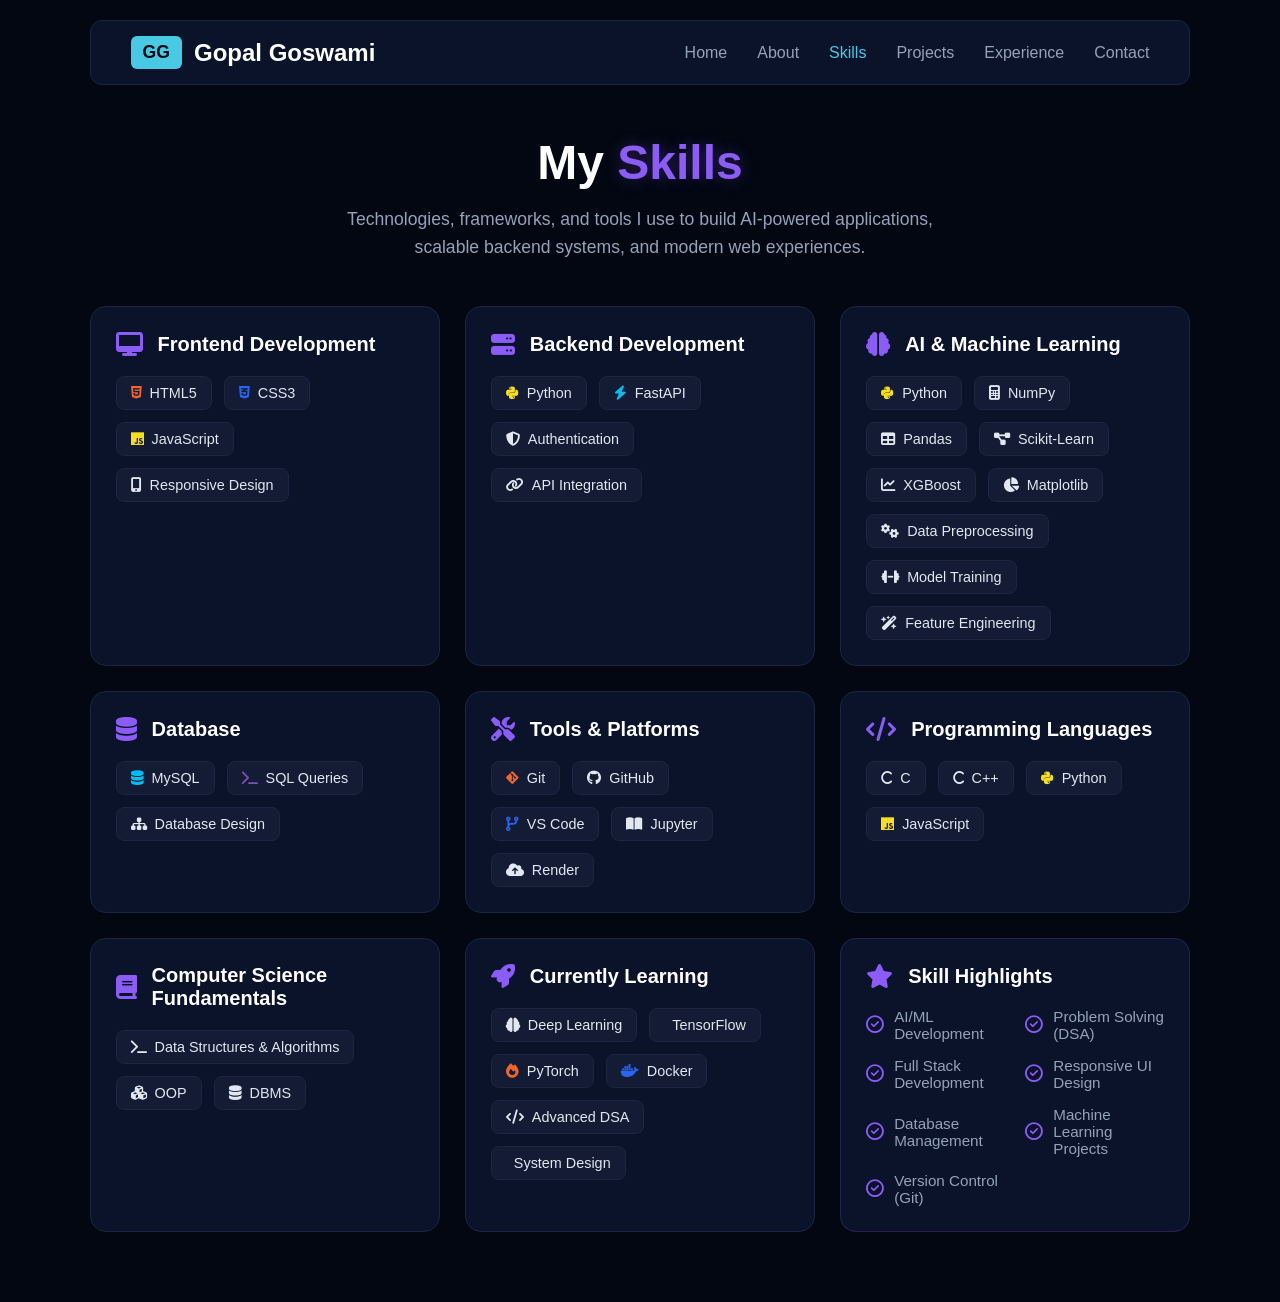
<file: index/skills.html>
<!DOCTYPE html>
<html lang="en">

<head>
    <meta charset="UTF-8">
    <meta name="viewport" content="width=device-width, initial-scale=1.0">
    <title>Gopal Goswami - Skills</title>
    <link rel="stylesheet" href="/css/skills.css">
    <link rel="stylesheet" href="https://cdnjs.cloudflare.com/ajax/libs/font-awesome/6.7.2/css/all.min.css">
</head>

<body id="skills-page">
    
    <nav>
        <div class="logo">GG</div>
        <div class="logo-text">Gopal Goswami</div>
        <ul>
            <li><a href="/index.html">Home</a></li>
            <li><a href="/index/about.html">About</a></li>
            <li><a href="/index/skills.html" class="active">Skills</a></li>
            <li><a href="/index/projects.html">Projects</a></li>
            <li><a href="/index/experience.html">Experience</a></li>
            <li><a href="/index/contact.html">Contact</a></li>
        </ul>
    </nav>

    <header class="skills-header">
        <h1>My <span>Skills</span></h1>
        <p>Technologies, frameworks, and tools I use to build AI-powered applications, scalable backend systems, and modern web experiences.</p>
    </header>

    <main class="skills-container">

        <div class="skills-card">
            <div class="card-title">
                <i class="fa-solid fa-desktop"></i>
                <h2>Frontend Development</h2>
            </div>
            <div class="badge-container">
                <span class="badge"><i class="fa-brands fa-html5 text-orange"></i> HTML5</span>
                <span class="badge"><i class="fa-brands fa-css3-alt text-blue"></i> CSS3</span>
                <span class="badge"><i class="fa-brands fa-js text-yellow"></i> JavaScript</span>
                <span class="badge"><i class="fa-solid fa-mobile-screen-button"></i> Responsive Design</span>
            </div>
        </div>

        <div class="skills-card">
            <div class="card-title">
                <i class="fa-solid fa-server"></i>
                <h2>Backend Development</h2>
            </div>
            <div class="badge-container">
                <span class="badge"><i class="fa-brands fa-python text-yellow"></i> Python</span>
                <span class="badge"><i class="fa-solid fa-bolt text-cyan"></i> FastAPI</span>
                <span class="badge"><i class="fa-solid fa-shield-halved"></i> Authentication</span>
                <span class="badge"><i class="fa-solid fa-link"></i> API Integration</span>
            </div>
        </div>

        <div class="skills-card">
            <div class="card-title">
                <i class="fa-solid fa-brain"></i>
                <h2>AI & Machine Learning</h2>
            </div>
            <div class="badge-container">
                <span class="badge"><i class="fa-brands fa-python text-yellow"></i> Python</span>
                <span class="badge"><i class="fa-solid fa-calculator"></i> NumPy</span>
                <span class="badge"><i class="fa-solid fa-table"></i> Pandas</span>
                <span class="badge"><i class="fa-solid fa-diagram-project"></i> Scikit-Learn</span>
                <span class="badge"><i class="fa-solid fa-chart-line"></i> XGBoost</span>
                <span class="badge"><i class="fa-solid fa-chart-pie"></i> Matplotlib</span>
                <span class="badge"><i class="fa-solid fa-gears"></i> Data Preprocessing</span>
                <span class="badge"><i class="fa-solid fa-dumbbell"></i> Model Training</span>
                <span class="badge"><i class="fa-solid fa-wand-magic-sparkles"></i> Feature Engineering</span>
            </div>
        </div>

        <div class="skills-card">
            <div class="card-title">
                <i class="fa-solid fa-database"></i>
                <h2>Database</h2>
            </div>
            <div class="badge-container">
                <span class="badge"><i class="fa-solid fa-database text-cyan"></i> MySQL</span>
                <span class="badge"><i class="fa-solid fa-terminal text-purple"></i> SQL Queries</span>
                <span class="badge"><i class="fa-solid fa-sitemap"></i> Database Design</span>
            </div>
        </div>

        <div class="skills-card">
            <div class="card-title">
                <i class="fa-solid fa-screwdriver-wrench"></i>
                <h2>Tools & Platforms</h2>
            </div>
            <div class="badge-container">
                <span class="badge"><i class="fa-brands fa-git-alt text-orange"></i> Git</span>
                <span class="badge"><i class="fa-brands fa-github"></i> GitHub</span>
                <span class="badge"><i class="fa-solid fa-code-branch text-blue"></i> VS Code</span>
                <span class="badge"><i class="fa-solid fa-book-open"></i> Jupyter</span>
                <span class="badge"><i class="fa-solid fa-cloud-upload"></i> Render</span>
            </div>
        </div>

        <div class="skills-card">
            <div class="card-title">
                <i class="fa-solid fa-code"></i>
                <h2>Programming Languages</h2>
            </div>
            <div class="badge-container">
                <span class="badge"><i class="fa-solid fa-c"></i> C</span>
                <span class="badge"><i class="fa-solid fa-c"></i> C++</span>
                <span class="badge"><i class="fa-brands fa-python text-yellow"></i> Python</span>
                <span class="badge"><i class="fa-brands fa-js text-yellow"></i> JavaScript</span>
            </div>
        </div>

        <div class="skills-card">
            <div class="card-title">
                <i class="fa-solid fa-book"></i>
                <h2>Computer Science Fundamentals</h2>
            </div>
            <div class="badge-container">
                <span class="badge"><i class="fa-solid fa-terminal"></i> Data Structures & Algorithms</span>
                <span class="badge"><i class="fa-solid fa-cubes"></i> OOP</span>
                <span class="badge"><i class="fa-solid fa-database"></i> DBMS</span>
            </div>
        </div>

        <div class="skills-card">
            <div class="card-title">
                <i class="fa-solid fa-rocket"></i>
                <h2>Currently Learning</h2>
            </div>
            <div class="badge-container">
                <span class="badge"><i class="fa-solid fa-brain"></i> Deep Learning</span>
                <span class="badge"><i class="fa-solid fa-nodes-divide text-orange"></i> TensorFlow</span>
                <span class="badge"><i class="fa-solid fa-fire text-orange"></i> PyTorch</span>
                <span class="badge"><i class="fa-brands fa-docker text-blue"></i> Docker</span>
                <span class="badge"><i class="fa-solid fa-code"></i> Advanced DSA</span>
                <span class="badge"><i class="fa-solid fa-diagram-nested"></i> System Design</span>
            </div>
        </div>

        <div class="skills-card highlight-card">
            <div class="card-title">
                <i class="fa-solid fa-star text-purple"></i>
                <h2>Skill Highlights</h2>
            </div>
            <ul class="highlight-list">
                <li><i class="fa-regular fa-circle-check"></i> AI/ML Development</li>
                <li><i class="fa-regular fa-circle-check"></i> Problem Solving (DSA)</li>
                <li><i class="fa-regular fa-circle-check"></i> Full Stack Development</li>
                <li><i class="fa-regular fa-circle-check"></i> Responsive UI Design</li>
                <li><i class="fa-regular fa-circle-check"></i> Database Management</li>
                <li><i class="fa-regular fa-circle-check"></i> Machine Learning Projects</li>
                <li><i class="fa-regular fa-circle-check"></i> Version Control (Git)</li>
            </ul>
        </div>

    </main>
</body>
</html>
</file>
<file: css/style.css>
* {
    margin: 0;
    padding: 0;
    box-sizing: border-box;
    font-family: 'Segoe UI', Tahoma, Geneva, Verdana, sans-serif;
}

:root {
    --bg-dark: #030712;       
    --card-bg: #0b132b;       
    --border-line: #1c2541;   
    --neon-accent: #48cae4;   
    --purple-glow: #8b5cf6;   
    --text-white: #ffffff;
    --text-slate: #cbd5e1;  
}

body {
    background-color: var(--bg-dark);
    color: var(--text-white);
    min-height: 100vh;
    padding: 20px 7%; 
    overflow-x: hidden; /* Prevent horizontal scroll */
}


nav {
    display: flex;
    justify-content: space-between;
    align-items: center;
    padding: 15px 40px;
    background-color: var(--card-bg);
    border: 1px solid var(--border-line);
    border-radius: 12px;
    margin-bottom: 50px;
    position: relative;
    z-index: 1000;
}

nav .logo {
    background: var(--neon-accent);
    color: var(--bg-dark);
    font-weight: 800;
    padding: 6px 12px;
    border-radius: 6px;
    font-size: 1.1rem;
}

nav .logo-text {
    font-size: 1.5rem;
    font-weight: 700;
    margin-left: 12px;
    margin-right: auto;
}

nav ul {
    display: flex;
    list-style: none;
    gap: 30px;
}

nav ul li a {
    color: var(--text-slate);
    text-decoration: none;
    font-weight: 500;
    transition: color 0.3s ease;
}

nav ul li a:hover, 
nav ul li a.active {
    color: var(--neon-accent);
}


.main-content {
    display: flex;
    justify-content: space-between;
    align-items: center;
    gap: 40px;
    min-height: calc(100vh - 180px);
    position: relative;
    padding-bottom: 40px;
}


.left {
    width: 55%;
    display: flex;
    flex-direction: column;
    justify-content: center;
}

.left h2 {
    color: var(--neon-accent); 
    font-size: 2.5rem;
    font-weight: 600;
    margin-bottom: 5px;
}

.left h1 {
    color: var(--text-white);
    font-size: 4rem;
    font-weight: 800;
    margin-bottom: 10px;
    line-height: 1.1;
}

.left h3 {
    color: var(--purple-glow); 
    font-size: 1.8rem;
    font-weight: 600;
    margin-bottom: 20px;
}

.left p {
    color: var(--text-slate);
    font-size: 1.1rem;
    line-height: 1.7;
    margin-bottom: 25px;
    text-align: justify;
}


.action-container {
    display: flex;
    align-items: center;
    gap: 25px;
    flex-wrap: wrap; 
    margin-top: 10px;
}

.resume {
    display: inline-flex;
    align-items: center;
    justify-content: center;
    padding: 12px 28px;
    background-color: #3114ae; 
    color: var(--text-white); 
    font-size: 1rem;
    font-weight: 600;
    border-radius: 8px;
    border: none;
    cursor: pointer;
    transition: transform 0.2s ease, background-color 0.2s ease;
    box-shadow: 0 4px 15px rgba(49, 20, 174, 0.3);
}

.resume:hover {
    transform: translateY(-2px);
    background-color: #4141E7;
}

.social-icons {
    display: flex;
    gap: 20px;
}

.social-icons a {
    color: var(--neon-accent);
    font-size: 1.8rem;
    transition: transform 0.2s ease, color 0.2s ease;
}

.social-icons a:hover {
    color: var(--text-white);
    transform: scale(1.15);
}


.right {
    width: 45%;
    display: flex;
    justify-content: center;
    align-items: center;
    position: relative;
}


.glow {
    position: absolute;
    width: 400px;
    height: 400px;
    border-radius: 50%;
    background: #471c9d;
    filter: blur(120px);
    opacity: 0.4;
    z-index: 1;
}


.ring {
    position: relative;
    width: 400px;
    height: 400px;
    border: 3px solid var(--purple-glow);
    border-radius: 50%;
    display: flex;
    justify-content: center;
    align-items: center;
    z-index: 5;
    padding: 15px; 
    box-shadow: 0 0 25px rgba(139, 92, 246, 0.2);
}

#img1 {
    width: 100%;
    height: 100%;
    object-fit: cover;
    border-radius: 50%;
    z-index: 10;
}




@media (max-width: 1024px) {
    body {
        padding: 20px 4%;
    }
    .left h1 {
        font-size: 3.2rem;
    }
    .ring, .glow {
        width: 320px;
        height: 320px;
    }
}


@media (max-width: 768px) {
    
    nav {
        flex-direction: column;
        gap: 15px;
        padding: 15px 20px;
        text-align: center;
    }
    nav .logo-text {
        margin: 0 auto;
    }
    nav ul {
        width: 100%;
        justify-content: center;
        gap: 20px;
        flex-wrap: wrap;
    }

    /* Stack Image Above Text flow */
    .main-content {
        flex-direction: column-reverse; 
        text-align: center;
        gap: 40px;
        padding-top: 20px;
    }

    .left {
        width: 100%;
        align-items: center;
    }
    .left h1 {
        font-size: 2.6rem;
    }
    .left h2 {
        font-size: 1.8rem;
    }
    .left h3 {
        font-size: 1.4rem;
    }
    .left p {
        font-size: 1rem;
        text-align: center;
    }

    .action-container {
        justify-content: center;
    }

    .right {
        width: 100%;
    }
    .ring, .glow {
        width: 280px;
        height: 280px;
    }
}
/* Full-Screen Container */
#welcome-screen {
    position: fixed;
    top: 0;
    left: 0;
    width: 100%;
    height: 100vh;
    background: #020617;
    display: flex;
    justify-content: center;
    align-items: center;
    z-index: 99999;
    font-family: 'Segoe UI', Arial, sans-serif;
    overflow: hidden;
    opacity: 1;
    visibility: visible;
    transition: opacity 0.6s cubic-bezier(0.25, 1, 0.5, 1), visibility 0.6s;
}

/* Wrapper Layout */
.welcome-wrapper {
    text-align: center;
    display: flex;
    flex-direction: column;
    align-items: center;
    max-width: 600px;
    width: 100%;
}

/* Logo Styling with Cyber Glow Effect */
.logo-container {
    margin-bottom: -15px;
    animation: pulseGlow 3s infinite alternate;
}
.tech-logo {
    width: 450px;
    height: auto;
    filter: drop-shadow(0 0 15px rgba(26, 95, 180, 0.6));
}

/* Text & Headings Styling */
.dev-name {
    color: #ffffff;
    font-size: 2.5rem;
    font-weight: 700;
    letter-spacing: 6px;
    margin-top: 0px;
    margin-bottom: 10px;
}
.blue-text {
    color: #2a6fdb;
    text-shadow: 0 0 20px rgba(42, 111, 219, 0.5);
}

.dev-subtitle {
    color: #a0aec0;
    font-size: 1rem;
    letter-spacing: 3px;
    margin-bottom: 50px;
    font-weight: 500;
}
.bracket {
    color: #2a6fdb;
    font-weight: 700;
}

/* Loading Box & Continuous Glowing Progress Bar */
.loading-box {
    width: 280px;
    margin-bottom: 60px;
}
.loading-text {
    color: #718096;
    font-size: 0.75rem;
    letter-spacing: 5px;
    margin-bottom: 12px;
    animation: blinkText 1.5s infinite;
}
.progress-bar-container {
    width: 100%;
    height: 3px;
    background-color: rgba(255, 255, 255, 0.05);
    border-radius: 2px;
    position: relative;
    overflow: hidden;
}
.progress-bar-fill {
    position: absolute;
    height: 100%;
    width: 50%;
    background: linear-gradient(90deg, transparent, #2a6fdb, transparent);
    left: -50%;
    box-shadow: 0 0 10px #2a6fdb;
    animation: loadingMove 2s infinite linear;
}

/* Bottom Tech Icons Section */
.tech-icons-footer {
    display: flex;
    gap: 30px;
    font-size: 1.4rem;
}
.tech-icons-footer i {
    animation: iconGlow 2.5s infinite alternate;
}

/* Keyframe Animations */
@keyframes loadingMove {
    0% { left: -50%; }
    100% { left: 100%; }
}
@keyframes blinkText {
    0%, 100% { opacity: 0.4; }
    50% { opacity: 1; }
}
@keyframes pulseGlow {
    0% { transform: scale(1); filter: brightness(1); }
    100% { transform: scale(1.03); filter: brightness(1.2); }
}
@keyframes iconGlow {
    0% { color: rgba(42, 111, 219, 0.2); text-shadow: none; }
    100% { color: rgba(42, 111, 219, 0.8); text-shadow: 0 0 8px rgba(42, 111, 219, 0.8); }
}

/* Exit Class to hide the screen */
#welcome-screen.fade-out {
    opacity: 0;
    visibility: hidden;
}
</file>
<file: css/about.css>
* {
    margin: 0;
    padding: 0;
    box-sizing: border-box;
    font-family: 'Segoe UI', Tahoma, Geneva, Verdana, sans-serif;
}

:root {
    --bg-dark: #030712;       
    --card-bg: #0b132b;       
    --border-line: #1c2541;   
    --neon-accent: #48cae4;   
    --text-white: #ffffff;
    --text-slate: #94a3b8;    
}

body#about {
    background-color: var(--bg-dark);
    color: var(--text-white);
    min-height: 100vh;
    padding: 20px 5%; 
    transition: padding 0.3s ease;
}


nav {
    display: flex;
    justify-content: space-between;
    align-items: center;
    padding: 15px 40px;
    background-color: var(--card-bg);
    border: 1px solid var(--border-line);
    border-radius: 12px;
    margin-bottom: 35px;
    flex-wrap: wrap; 
}

nav .logo {
    background: var(--neon-accent);
    color: var(--bg-dark);
    font-weight: 800;
    padding: 6px 12px;
    border-radius: 6px;
    font-size: 1.1rem;
}

nav .logo-text {
    font-size: 1.5rem;
    font-weight: 700;
    margin-left: 12px;
    margin-right: auto;
}

nav ul {
    display: flex;
    list-style: none;
    gap: 30px;
}

nav ul li a {
    color: var(--text-slate);
    text-decoration: none;
    font-weight: 500;
    transition: color 0.3s ease;
    padding: 5px 0;
}

nav ul li a:hover, 
nav ul li a.active {
    color: var(--neon-accent);
}

.about-card {
    position: relative;
    width: 100%;
    display: grid; 
    grid-template-columns: 320px 1fr; 
    gap: 30px;
    margin-bottom: 35px;
    align-items: start; 
} 

.image {
    position: relative;
    width: 100%; 
    height: 420px; 
    background-color: var(--card-bg);
    border: 1px solid var(--border-line);
    display: flex;
    justify-content: center;
    align-items: center;
    border-radius: 20px;
    padding: 15px;
}

#img {
    position: relative;
    width: 100%;
    height: 100%;
    border-radius: 16px;
    object-fit: cover; 
    object-position: top center; 
    border: 2px solid var(--neon-accent);
    box-shadow: 0px 0px 20px rgba(72, 202, 228, 0.15);
}

.gopal-text-card {
    background-color: var(--card-bg);
    border: 1px solid var(--border-line);
    border-radius: 20px;
    padding: 35px;
    display: flex;
    flex-direction: column;
}

.gopal-text-card h2 {
    color: var(--neon-accent); 
    font-size: 2.2rem;
    font-weight: 700;
    margin-bottom: 20px;
}

.gopal-text-card p {
    color: var(--text-slate);
    line-height: 1.7;
    margin-bottom: 15px;
    font-size: 1.05rem;
    text-align: justify;
}

.info-box {
    display: flex;
    flex-direction: row;
    flex-wrap: wrap; 
    margin-top: 25px;
    padding-top: 25px;
    border-top: 1px solid var(--border-line);
    gap: 30px;
}

.info-box i {
    font-size: 1.5rem;
    color: var(--neon-accent);
    margin-top: 2px;
}

.info-text h3 {
    font-size: 1.1rem;
    font-weight: 600;
    color: var(--text-white);
    margin-bottom: 4px;
}

.info-text p {
    font-size: 0.9rem;
    color: var(--text-slate);
}


.quad-grid {
    display: grid;
    grid-template-columns: repeat(4, 1fr);
    gap: 20px;
    margin-bottom: 40px;
}

.education, .experience, .skills, .interest {
    background-color: var(--card-bg);
    border: 1px solid var(--border-line);
    border-radius: 16px;
    padding: 25px;
    transition: transform 0.3s ease, border-color 0.3s ease;
}

.education:hover, .experience:hover, .skills:hover, .interest:hover {
    border-color: var(--neon-accent);
    transform: translateY(-5px);
}

.title {
    display: flex;
    align-items: center;
    gap: 12px;
    margin-bottom: 15px;
    border-bottom: 1px solid var(--border-line);
    padding-bottom: 12px;
}

.title i {
    font-size: 1.3rem;
    color: var(--neon-accent);
}

.title h2 {
    font-size: 1.3rem;
    font-weight: 600;
}

.quad-grid ul {
    list-style: none;
    display: flex;
    flex-direction: column;
    gap: 10px;
}

.quad-grid ul li {
    color: var(--text-slate);
    font-size: 0.95rem;
    line-height: 1.5;
}


.journey-section {
    background-color: var(--card-bg);
    border: 1px solid var(--border-line);
    border-radius: 16px;
    padding: 40px;
}

.journey-header {
    display: flex;
    align-items: center;
    gap: 15px;
    margin-bottom: 35px;
}

.journey-header i {
    font-size: 2rem;
    color: var(--neon-accent);
}

.journey-header h2 {
    font-size: 1.8rem;
}

.timeline {
    position: relative;
    padding-left: 25px;
    border-left: 2px solid var(--border-line);
    display: flex;
    flex-direction: column;
    gap: 24px; 
}

.timeline-row {
    display: flex;
    align-items: flex-start; 
    position: relative;
}

.circle-node {
    position: absolute;
    left: -32px; 
    top: 6px; 
    width: 12px;
    height: 12px;
    border-radius: 50%;
    background-color: #3a506b;
    border: 2px solid var(--bg-dark);
}

.circle-node.blue {
    background-color: var(--neon-accent);
    box-shadow: 0 0 10px var(--neon-accent);
}

.timeline-year {
    font-weight: 700;
    color: var(--neon-accent);
    min-width: 70px; 
    font-size: 1.1rem;
}

.timeline-content {
    color: var(--text-slate);
    font-size: 1.05rem;
    line-height: 1.5;
    flex: 1; 
}



@media (max-width: 1024px) {
    body#about {
        padding: 20px 4%;
    }
    .about-card {
        grid-template-columns: 1fr; 
        gap: 25px;
    }
    .image {
        max-width: 320px;
        height: 400px;
        margin: 0 auto; 
    }
    .quad-grid {
        grid-template-columns: repeat(2, 1fr); 
    }
}


@media (max-width: 768px) {
   
    nav {
        flex-direction: column;
        gap: 15px;
        padding: 15px 20px;
        text-align: center;
    }
    nav .logo-text {
        margin: 0 auto;
    }
    nav ul {
        width: 100%;
        justify-content: center;
        gap: 15px;
        flex-wrap: wrap; 
    }
    nav ul li a {
        font-size: 0.95rem;
    }
    
    .gopal-text-card {
        padding: 25px 20px;
    }
    .gopal-text-card h2 {
        font-size: 1.8rem;
        text-align: center;
    }
    
    .info-box {
        flex-direction: column; 
        gap: 20px;
        align-items: flex-start;
    }
    
    .quad-grid {
        grid-template-columns: 1fr; 
    }
    
    .journey-section {
        padding: 30px 20px;
    }
    .timeline-row {
        flex-direction: column; 
        gap: 5px;
    }
    .timeline-content {
        font-size: 0.95rem;
    }
}
</file>
<file: css/contact.css>
/* ==========================================================================
   1. Base Reset & Color Variables
   ========================================================================== */
* {
    margin: 0;
    padding: 0;
    box-sizing: border-box;
    font-family: 'Segoe UI', Tahoma, Geneva, Verdana, sans-serif;
}

:root {
    --bg-dark: #030712;       
    --card-bg: #0b132b;       
    --border-line: #1c2541;   
    --neon-blue: #48cae4;     
    --purple-glow: #8b5cf6;   
    --text-white: #ffffff;
    --text-slate: #94a3b8;    
    --text-muted: #cbd5e1;
}

body#contact-page {
    background-color: var(--bg-dark);
    color: var(--text-white);
    min-height: 100vh;
    padding: 20px 7%;
    overflow-x: hidden;
}

/* ==========================================================================
   2. Shared Navigation Bar
   ========================================================================== */
nav {
    display: flex;
    justify-content: space-between;
    align-items: center;
    padding: 15px 40px;
    background-color: var(--card-bg);
    border: 1px solid var(--border-line);
    border-radius: 12px;
    margin-bottom: 50px;
}

nav .logo {
    background: var(--neon-blue);
    color: var(--bg-dark);
    font-weight: 800;
    padding: 6px 12px;
    border-radius: 6px;
    font-size: 1.1rem;
}

nav .logo-text {
    font-size: 1.5rem;
    font-weight: 700;
    margin-left: 12px;
    margin-right: auto;
}

nav ul {
    display: flex;
    list-style: none;
    gap: 30px;
}

nav ul li a {
    color: var(--text-slate);
    text-decoration: none;
    font-weight: 500;
    transition: color 0.3s ease;
}

nav ul li a:hover, 
nav ul li a.active {
    color: var(--neon-blue);
}

/* ==========================================================================
   3. Header Section
   ========================================================================== */
.contact-header {
    text-align: center;
    margin-bottom: 45px;
}

.contact-header h1 {
    font-size: 3rem;
    font-weight: 800;
    margin-bottom: 15px;
}

.contact-header h1 span {
    color: var(--purple-glow);
    text-shadow: 0 0 15px rgba(139, 92, 246, 0.3);
}

.contact-header p {
    color: var(--text-slate);
    font-size: 1.1rem;
}

/* ==========================================================================
   4. Split Grid Matrix Layout (Responsive 2 Columns)
   ========================================================================== */
.contact-wrapper {
    display: grid;
    grid-template-columns: 1fr 1.3fr;
    gap: 35px;
    margin-bottom: 35px;
    align-items: start;
}

.contact-info-panel h2 {
    font-size: 1.4rem;
    font-weight: 700;
    margin-bottom: 25px;
}

/* Left side Card items */
.info-card {
    background-color: var(--card-bg);
    border: 1px solid var(--border-line);
    border-radius: 14px;
    padding: 18px 20px;
    display: flex;
    align-items: center;
    gap: 20px;
    margin-bottom: 18px;
    transition: border-color 0.3s ease;
}

.info-card:hover {
    border-color: rgba(72, 202, 228, 0.3);
}

.card-icon {
    width: 45px;
    height: 45px;
    border-radius: 10px;
    background-color: rgba(139, 92, 246, 0.15);
    display: flex;
    justify-content: center;
    align-items: center;
}

.card-icon i {
    font-size: 1.2rem;
    color: var(--purple-glow);
}

.card-icon.blue-bg { background-color: rgba(0, 119, 181, 0.15); }
.card-icon.blue-bg i { color: #0077b5; }
.card-icon.purple-bg { background-color: rgba(255, 255, 255, 0.1); }
.card-icon.purple-bg i { color: #ffffff; }

.card-data {
    flex: 1;
}

.card-data .label {
    font-size: 0.85rem;
    color: var(--text-slate);
    margin-bottom: 2px;
}

.card-data .value {
    font-size: 0.95rem;
    font-weight: 600;
    word-break: break-all;
}

.action-icon-btn {
    background: none;
    border: none;
    color: var(--text-slate);
    font-size: 1.1rem;
    cursor: pointer;
    transition: color 0.2s, transform 0.2s;
    text-decoration: none;
}

.action-icon-btn:hover {
    color: var(--neon-blue);
    transform: scale(1.08);
}

/* ==========================================================================
   5. Right Side: Dashboard CTA panel with Graphic Glow
   ========================================================================== */
.contact-cta-panel {
    background-color: var(--card-bg);
    border: 1px solid var(--border-line);
    border-radius: 20px;
    padding: 40px;
    position: relative;
    overflow: hidden; /* Truncates absolute glows inside container */
    min-height: 430px;
}

.paper-plane-icon {
    width: 48px;
    height: 48px;
    border-radius: 50%;
    background-color: rgba(139, 92, 246, 0.2);
    display: flex;
    justify-content: center;
    align-items: center;
    margin-bottom: 25px;
}

.paper-plane-icon i {
    font-size: 1.3rem;
    color: var(--purple-glow);
}

.contact-cta-panel h2 {
    font-size: 1.9rem;
    font-weight: 700;
    line-height: 1.3;
    margin-bottom: 25px;
}

.contact-cta-panel h2 span {
    color: var(--purple-glow);
}

.contact-cta-panel p {
    color: var(--text-slate);
    font-size: 1rem;
    line-height: 1.6;
    margin-bottom: 20px;
    max-width: 60%; /* Leaves spacing block clear for the graphic layout */
}

.cta-buttons {
    display: flex;
    gap: 15px;
    margin-top: 35px;
    position: relative;
    z-index: 10;
}

.cta-buttons a {
    text-decoration: none;
    font-size: 0.95rem;
    font-weight: 600;
    padding: 12px 24px;
    border-radius: 8px;
    display: inline-flex;
    align-items: center;
    gap: 10px;
    transition: transform 0.2s, background-color 0.2s;
}

.email-btn {
    background-color: var(--purple-glow);
    color: var(--text-white);
    box-shadow: 0 4px 15px rgba(139, 92, 246, 0.3);
}

.email-btn:hover {
    background-color: #7c3aed;
    transform: translateY(-2px);
}

.linkedin-btn {
    background-color: rgba(28, 37, 65, 0.6);
    border: 1px solid var(--border-line);
    color: var(--text-muted);
}

.linkedin-btn:hover {
    background-color: var(--border-line);
    color: var(--neon-blue);
    transform: translateY(-2px);
}

/* Abstract Envelope Glow Illustration Layout Styles */
.envelope-decor {
    position: absolute;
    right: 5%;
    top: 50%;
    transform: translateY(-50%);
    width: 240px;
    height: 240px;
    display: flex;
    justify-content: center;
    align-items: center;
    pointer-events: none;
}

.glow-ring {
    position: absolute;
    width: 160px;
    height: 40px;
    background: rgba(139, 92, 246, 0.3);
    filter: blur(15px);
    border-radius: 50%;
    bottom: 30px;
    transform: rotateX(60deg);
}

.floating-mail {
    font-size: 5.5rem;
    color: #a78bfa;
    filter: drop-shadow(0 0 20px rgba(139, 92, 246, 0.6));
    animation: floatingEffect 3s ease-in-out infinite;
}

@keyframes floatingEffect {
    0%, 100% { transform: translateY(0) rotate(5deg); }
    50% { transform: translateY(-12px) rotate(-5deg); }
}

/* ==========================================================================
   6. Bottom Opportunities Bar Layout Rules
   ========================================================================== */
.opportunities-bar {
    background-color: var(--card-bg);
    border: 1px solid var(--border-line);
    border-radius: 16px;
    padding: 25px 35px;
    display: flex;
    justify-content: space-between;
    align-items: center;
    gap: 30px;
    margin-bottom: 40px;
}

.opp-info {
    display: flex;
    align-items: center;
    gap: 20px;
}

.opp-info .star-icon {
    width: 45px;
    height: 45px;
    border-radius: 50%;
    background-color: rgba(139, 92, 246, 0.15);
    display: flex;
    justify-content: center;
    align-items: center;
}

.opp-info .star-icon i {
    font-size: 1.2rem;
    color: var(--purple-glow);
}

.opp-text h3 {
    font-size: 1.2rem;
    font-weight: 700;
    margin-bottom: 4px;
}

.opp-text p {
    color: var(--text-slate);
    font-size: 0.95rem;
}

.opp-tags {
    display: flex;
    gap: 10px;
}

.opp-tag {
    background-color: #050914;
    border: 1px solid var(--border-line);
    color: #a78bfa;
    font-size: 0.85rem;
    font-weight: 600;
    padding: 6px 14px;
    border-radius: 8px;
}

/* ==========================================================================
   7. Device Layout Adapters (Media Queries)
   ========================================================================== */

/* Medium Devices (Tablets & Large Screen Landscape Viewports) */
@media (max-width: 1150px) {
    .contact-wrapper {
        grid-template-columns: 1fr; /* Stacks split columns vertically sequential */
    }
    .contact-cta-panel p {
        max-width: 100%; /* Expand texts block bounds */
    }
    .envelope-decor {
        display: none; /* Strip out graphics on medium layouts to clear text boundaries */
    }
}

/* Mobile Devices and Tiny Screens */
@media (max-width: 768px) {
    body#contact-page {
        padding: 20px 4%;
    }
    
    /* Responsive Shared Collapse Nav Bar */
    nav {
        flex-direction: column;
        gap: 15px;
        padding: 15px 20px;
        text-align: center;
    }
    nav .logo-text {
        margin: 0 auto;
    }
    nav ul {
        width: 100%;
        justify-content: center;
        gap: 20px;
        flex-wrap: wrap;
    }

    .contact-header h1 {
        font-size: 2.3rem;
    }

    .contact-cta-panel {
        padding: 30px 20px;
    }
    .contact-cta-panel h2 {
        font-size: 1.6rem;
    }
    
    .cta-buttons {
        flex-direction: column;
        width: 100%;
    }
    .cta-buttons a {
        justify-content: center;
    }

    .opportunities-bar {
        flex-direction: column;
        align-items: flex-start;
        padding: 25px 20px;
    }
    .opp-tags {
        flex-wrap: wrap;
    }
}
</file>
<file: css/experience.css>
/* ==========================================================================
   1. Base Setup & Color Tokens
   ========================================================================== */
* {
    margin: 0;
    padding: 0;
    box-sizing: border-box;
    font-family: 'Segoe UI', Tahoma, Geneva, Verdana, sans-serif;
}

:root {
    --bg-dark: #030712;       
    --card-bg: #0b132b;       
    --border-line: #1c2541;   
    --neon-blue: #48cae4;     
    --purple-glow: #8b5cf6;   
    --text-white: #ffffff;
    --text-slate: #94a3b8;    
}

body#experience-page {
    background-color: var(--bg-dark);
    color: var(--text-white);
    min-height: 100vh;
    padding: 20px 7%;
    overflow-x: hidden;
}

/* ==========================================================================
   2. Shared Navigation Bar
   ========================================================================== */
nav {
    display: flex;
    justify-content: space-between;
    align-items: center;
    padding: 15px 40px;
    background-color: var(--card-bg);
    border: 1px solid var(--border-line);
    border-radius: 12px;
    margin-bottom: 50px;
}

nav .logo {
    background: var(--neon-blue);
    color: var(--bg-dark);
    font-weight: 800;
    padding: 6px 12px;
    border-radius: 6px;
    font-size: 1.1rem;
}

nav .logo-text {
    font-size: 1.5rem;
    font-weight: 700;
    margin-left: 12px;
    margin-right: auto;
}

nav ul {
    display: flex;
    list-style: none;
    gap: 30px;
}

nav ul li a {
    color: var(--text-slate);
    text-decoration: none;
    font-weight: 500;
    transition: color 0.3s ease;
}

nav ul li a:hover, 
nav ul li a.active {
    color: var(--neon-blue);
}

/* ==========================================================================
   3. Header Section
   ========================================================================== */
.exp-header {
    text-align: center;
    margin-bottom: 45px;
}

.exp-header h1 {
    font-size: 3rem;
    font-weight: 800;
    margin-bottom: 15px;
}

.exp-header h1 span {
    color: var(--purple-glow);
    text-shadow: 0 0 15px rgba(139, 92, 246, 0.3);
}

.exp-header p {
    color: var(--text-slate);
    font-size: 1.1rem;
}

/* ==========================================================================
   4. Top Stats Overview Blocks (Compact Grid)
   ========================================================================== */
.metrics-container {
    display: grid;
    grid-template-columns: repeat(4, 1fr);
    gap: 20px;
    margin-bottom: 50px;
    max-width: 1000px;
    margin-left: auto;
    margin-right: auto;
}

.metric-card {
    background-color: var(--card-bg);
    border: 1px solid var(--border-line);
    border-radius: 16px;
    padding: 20px;
    display: flex;
    align-items: center;
    gap: 20px;
}

.icon-circle {
    width: 55px;
    height: 55px;
    border-radius: 50%;
    background-color: rgba(28, 37, 65, 0.6);
    border: 1px solid var(--border-line);
    display: flex;
    justify-content: center;
    align-items: center;
}

.icon-circle i {
    font-size: 1.4rem;
    color: var(--purple-glow);
}

.metric-info h3 {
    font-size: 1.6rem;
    font-weight: 700;
    color: var(--text-white);
}

.metric-info .title-lbl {
    font-weight: 600;
    color: var(--purple-glow);
    font-size: 0.95rem;
}

.metric-info .desc-lbl {
    font-size: 0.8rem;
    color: var(--text-slate);
}

/* ==========================================================================
   5. Timeline System (Strict Width & Relative Dates)
   ========================================================================== */
.timeline-section {
    max-width: 1000px;
    margin: 0 auto 50px auto;
}

.section-title {
    display: flex;
    align-items: center;
    gap: 15px;
    margin-bottom: 35px;
}

.section-title i {
    font-size: 1.6rem;
    color: var(--purple-glow);
}

.section-title h2 {
    font-size: 1.7rem;
    font-weight: 700;
}

.exp-timeline {
    position: relative;
    padding-left: 30px; 
    border-left: 2px solid var(--border-line);
    display: flex;
    flex-direction: column;
    gap: 40px;
}

.timeline-row {
    position: relative;
    width: 100%;
}

/* Dates look like relative capsules now (No left overflow clipping) */
.timeline-meta {
    position: relative;
    left: 0 !important;
    width: auto !important;
    text-align: left !important;
    margin-bottom: 12px;
    display: block;
}

.date-range {
    color: var(--neon-blue);
    font-weight: 700;
    font-size: 0.95rem;
    background-color: rgba(72, 202, 228, 0.1);
    padding: 4px 12px;
    border-radius: 6px;
    border: 1px solid rgba(72, 202, 228, 0.2);
}

/* Node locks precisely on the vertical border layout */
.node-dot {
    position: absolute;
    left: -38px;
    top: 6px;
    width: 14px;
    height: 14px;
    border-radius: 50%;
    background-color: var(--purple-glow);
    border: 3px solid var(--bg-dark);
    box-shadow: 0 0 10px var(--purple-glow);
    z-index: 10;
}

/* Width Controlled Compact Main Card Panel */
.exp-main-card {
    background-color: var(--card-bg);
    border: 1px solid var(--border-line);
    border-radius: 16px;
    padding: 25px;
    display: grid;
    grid-template-columns: 130px 1fr 220px; 
    gap: 25px;
    width: 100%;
    transition: border-color 0.3s ease;
}

.exp-main-card:hover {
    border-color: rgba(139, 92, 246, 0.4);
}

/* Brand Grid Columns */
.company-brand {
    display: flex;
    justify-content: center;
    align-items: flex-start;
}

.logo-box {
    width: 110px;
    height: 110px;
    background-color: #050914;
    border: 1px solid var(--border-line);
    border-radius: 12px;
    display: flex;
    flex-direction: column;
    justify-content: center;
    align-items: center;
    text-align: center;
    padding: 10px;
}

.logo-box i {
    font-size: 2rem;
    color: var(--text-white);
    margin-bottom: 8px;
}

.logo-box span {
    font-size: 0.8rem;
    font-weight: 800;
    letter-spacing: 1px;
}

.logo-box small {
    font-size: 0.5rem;
    color: var(--text-slate);
}

.logo-box.icon-purple i {
    color: var(--purple-glow);
}

/* Middle Content Descriptions Column */
.exp-details {
    display: flex;
    flex-direction: column;
}

.role-badge {
    align-self: flex-start;
    font-size: 0.75rem;
    font-weight: 700;
    padding: 4px 10px;
    border-radius: 6px;
    margin-bottom: 12px;
}

.role-badge.intern { background-color: rgba(72, 202, 228, 0.15); color: var(--neon-blue); }
.role-badge.project { background-color: rgba(139, 92, 246, 0.15); color: var(--purple-glow); }
.role-badge.learning { background-color: rgba(234, 179, 8, 0.15); color: #eab308; }

.exp-details h3 {
    font-size: 1.35rem;
    font-weight: 700;
    margin-bottom: 4px;
}

.company-name {
    color: var(--purple-glow);
    font-weight: 600;
    margin-bottom: 6px;
}

.location-lbl {
    font-size: 0.85rem;
    color: var(--text-slate);
    margin-bottom: 15px;
}

.task-list {
    list-style: none;
}

.task-list li {
    color: var(--text-slate);
    font-size: 0.95rem;
    line-height: 1.6;
    margin-bottom: 10px;
    position: relative;
    padding-left: 20px;
}

.task-list li::before {
    content: "•";
    position: absolute;
    left: 0;
    color: var(--purple-glow);
    font-size: 1.2rem;
    top: -2px;
}

/* Right Technology Grid Badges Column */
.tech-stack-section h4 {
    font-size: 0.9rem;
    font-weight: 600;
    color: var(--text-slate);
    margin-bottom: 12px;
    border-left: 3px solid var(--purple-glow);
    padding-left: 8px;
}

.tech-grid {
    display: flex;
    flex-wrap: wrap;
    gap: 8px;
}

.t-badge {
    background-color: rgba(28, 37, 65, 0.4);
    border: 1px solid var(--border-line);
    padding: 6px 12px;
    border-radius: 6px;
    font-size: 0.8rem;
    color: #e2e8f0;
    display: inline-flex;
    align-items: center;
    gap: 6px;
}

.text-yellow { color: #f7df1e; }
.text-cyan { color: #00bef2; }
.text-orange { color: #f06529; }
.text-blue { color: #2965f1; }
.text-green { color: #4fff86; }

/* ==========================================================================
   6. Responsiveness System (Media Queries)
   ========================================================================== */
@media (max-width: 1200px) {
    body#experience-page {
        padding: 20px 4%;
    }
    .exp-main-card {
        grid-template-columns: 1fr; /* Rows breakdown */
        gap: 20px;
        padding: 20px;
    }
    .company-brand {
        justify-content: flex-start;
    }
}

@media (max-width: 992px) {
    .metrics-container {
        grid-template-columns: repeat(2, 1fr);
    }
}

@media (max-width: 768px) {
    nav {
        flex-direction: column;
        gap: 15px;
        padding: 15px 20px;
        text-align: center;
    }
    nav .logo-text {
        margin: 0 auto;
    }
    nav ul {
        width: 100%;
        justify-content: center;
        gap: 20px;
        flex-wrap: wrap;
    }

    .metrics-container {
        grid-template-columns: 1fr;
    }
    
    .exp-header h1 {
        font-size: 2.3rem;
    }
}
</file>
<file: css/projects.css>
/* ==========================================================================
   1. Base Setup & Dark Palette Tokens
   ========================================================================== */
* {
    margin: 0;
    padding: 0;
    box-sizing: border-box;
    font-family: 'Segoe UI', Tahoma, Geneva, Verdana, sans-serif;
}

:root {
    --bg-dark: #030712;       /* Blackish Deep Dark */
    --card-bg: #0b132b;       /* Premium Dark navy blue cards */
    --border-line: #1c2541;   /* Elegant border lines */
    --neon-blue: #48cae4;     /* Cyan Blue tint accents */
    --purple-glow: #8b5cf6;   /* Purple heading highlight color */
    --text-white: #ffffff;
    --text-slate: #cbd5e1;    /* High contrast text gray */
    --text-muted: #94a3b8;    /* Softer gray for description */
}

body#projects-page {
    background-color: var(--bg-dark);
    color: var(--text-white);
    min-height: 100vh;
    padding: 20px 7%;
    overflow-x: hidden;
}

/* ==========================================================================
   2. Shared Navbar Framework
   ========================================================================== */
nav {
    display: flex;
    justify-content: space-between;
    align-items: center;
    padding: 15px 40px;
    background-color: var(--card-bg);
    border: 1px solid var(--border-line);
    border-radius: 12px;
    margin-bottom: 50px;
}

nav .logo {
    background: var(--neon-blue);
    color: var(--bg-dark);
    font-weight: 800;
    padding: 6px 12px;
    border-radius: 6px;
    font-size: 1.1rem;
}

nav .logo-text {
    font-size: 1.5rem;
    font-weight: 700;
    margin-left: 12px;
    margin-right: auto;
}

nav ul {
    display: flex;
    list-style: none;
    gap: 30px;
}

nav ul li a {
    color: var(--text-muted);
    text-decoration: none;
    font-weight: 500;
    transition: color 0.3s ease;
}

nav ul li a:hover, 
nav ul li a.active {
    color: var(--neon-blue);
}

/* ==========================================================================
   3. Header Summary Formatting
   ========================================================================== */
.projects-header {
    text-align: center;
    margin-bottom: 45px;
}

.projects-header h1 {
    font-size: 3rem;
    font-weight: 800;
    margin-bottom: 15px;
}

.projects-header h1 span {
    color: var(--purple-glow);
    text-shadow: 0 0 15px rgba(139, 92, 246, 0.3);
}

.projects-header p {
    color: var(--text-muted);
    font-size: 1.1rem;
    max-width: 700px;
    margin: 0 auto;
    line-height: 1.6;
}

/* ==========================================================================
   4. Grid Setup Matrix (3 Columns Layout)
   ========================================================================== */
.projects-grid {
    display: grid;
    grid-template-columns: repeat(3, 1fr);
    gap: 30px;
    margin-bottom: 50px;
}

.project-card {
    background-color: var(--card-bg);
    border: 1px solid var(--border-line);
    border-radius: 16px;
    display: flex;
    flex-direction: column;
    overflow: hidden; /* Round corners handle inside components */
    transition: transform 0.3s ease, border-color 0.3s ease, box-shadow 0.3s ease;
}

.project-card:hover {
    transform: translateY(-6px);
    border-color: rgba(139, 92, 246, 0.3);
    box-shadow: 0 15px 30px rgba(3, 7, 18, 0.6);
}

/* ==========================================================================
   5. Inner Card Components & Badges Layout
   ========================================================================== */
.card-image-wrapper {
    position: relative;
    width: 100%;
    height: 230px; /* Fixed height for dashboard snapshot previews */
    background-color: #050914;
    border-bottom: 1px solid var(--border-line);
}

.project-img {
    width: 100%;
    height: 100%;
    object-fit: cover; /* Stops stretched ratios on dashboards screenshot */
    opacity: 0.85;
    transition: opacity 0.3s;
}

.project-card:hover .project-img {
    opacity: 1;
}

/* Floating index number label styling */
.project-number {
    position: absolute;
    top: 15px;
    left: 15px;
    background-color: rgba(139, 92, 246, 0.85); /* Premium solid violet background */
    color: var(--text-white);
    font-size: 0.85rem;
    font-weight: 700;
    padding: 5px 10px;
    border-radius: 6px;
    backdrop-filter: blur(4px);
    z-index: 5;
}

/* Content blocks */
.project-info {
    padding: 25px;
    display: flex;
    flex-direction: column;
    flex: 1; /* Pushes action links container cleanly to bottom line */
}

.project-info h2 {
    font-size: 1.35rem;
    color: var(--text-white);
    margin-bottom: 12px;
    font-weight: 600;
    line-height: 1.3;
}

.project-info p {
    color: var(--text-muted);
    font-size: 0.95rem;
    line-height: 1.6;
    margin-bottom: 20px;
}

/* Tech badge elements */
.tech-tags {
    display: flex;
    flex-wrap: wrap;
    gap: 8px;
    margin-top: auto; /* Attaches grid badges straight at base context info */
}

.tag {
    background-color: rgba(28, 37, 65, 0.6);
    border: 1px solid var(--border-line);
    color: var(--neon-blue);
    font-size: 0.8rem;
    font-weight: 500;
    padding: 5px 12px;
    border-radius: 6px;
}

/* ==========================================================================
   6. Action Footer Hyperlinks Layout
   ========================================================================== */
.project-links {
    display: flex;
    justify-content: space-between;
    align-items: center;
    padding: 18px 25px;
    background-color: rgba(5, 9, 20, 0.4);
    border-top: 1px solid var(--border-line);
}

.project-links a {
    text-decoration: none;
    font-size: 0.95rem;
    font-weight: 600;
    display: inline-flex;
    align-items: center;
    gap: 8px;
    transition: color 0.2s, transform 0.2s;
}

.live-btn {
    color: var(--purple-glow);
}

.live-btn:hover {
    color: var(--text-white);
    transform: translateX(2px);
}

.code-btn {
    color: var(--text-slate);
}

.code-btn:hover {
    color: var(--neon-blue);
}

/* ==========================================================================
   7. Device Framework Media Queries (Responsiveness)
   ========================================================================== */

/* Medium Devices (Large viewports tablets / small screen laptops) */
@media (max-width: 1100px) {
    .projects-grid {
        grid-template-columns: repeat(2, 1fr); /* Matrix shifts to 2 columns setup */
        gap: 25px;
    }
}

/* Small Devices (Mobile viewports & standard size tablets) */
@media (max-width: 768px) {
    body#projects-page {
        padding: 20px 4%;
    }

    /* Shared Collapse Navigation Bar */
    nav {
        flex-direction: column;
        gap: 15px;
        padding: 15px 20px;
        text-align: center;
    }
    nav .logo-text {
        margin: 0 auto;
    }
    nav ul {
        width: 100%;
        justify-content: center;
        gap: 20px;
        flex-wrap: wrap;
    }

    .projects-header h1 {
        font-size: 2.3rem;
    }

    .projects-grid {
        grid-template-columns: 1fr; /* Cards cleanly stacks vertically 1-by-1 */
    }
    
    .card-image-wrapper {
        height: 200px; /* Slight scaling crop factor adjustment for phones */
    }
}
</file>
<file: css/skills.css>
* {
    margin: 0;
    padding: 0;
    box-sizing: border-box;
    font-family: 'Segoe UI', Tahoma, Geneva, Verdana, sans-serif;
}

:root {
    --bg-dark: #030712;      
    --card-bg: #0b132b;       
    --border-line: #1c2541; 
    --neon-accent: #48cae4;   
    --purple-glow: #8b5cf6;   
    --text-white: #ffffff;
    --text-slate: #94a3b8;   
}

body#skills-page {
    background-color: var(--bg-dark);
    color: var(--text-white);
    min-height: 100vh;
    padding: 20px 7%;
    overflow-x: hidden;
}


nav {
    display: flex;
    justify-content: space-between;
    align-items: center;
    padding: 15px 40px;
    background-color: var(--card-bg);
    border: 1px solid var(--border-line);
    border-radius: 12px;
    margin-bottom: 50px;
}

nav .logo {
    background: var(--neon-accent);
    color: var(--bg-dark);
    font-weight: 800;
    padding: 6px 12px;
    border-radius: 6px;
    font-size: 1.1rem;
}

nav .logo-text {
    font-size: 1.5rem;
    font-weight: 700;
    margin-left: 12px;
    margin-right: auto;
}

nav ul {
    display: flex;
    list-style: none;
    gap: 30px;
}

nav ul li a {
    color: var(--text-slate);
    text-decoration: none;
    font-weight: 500;
    transition: color 0.3s ease;
}

nav ul li a:hover, 
nav ul li a.active {
    color: var(--neon-accent);
}


.skills-header {
    text-align: center;
    margin-bottom: 45px;
}

.skills-header h1 {
    font-size: 3rem;
    font-weight: 800;
    margin-bottom: 15px;
}

.skills-header h1 span {
    color: var(--purple-glow);
    text-shadow: 0 0 15px rgba(139, 92, 246, 0.3);
}

.skills-header p {
    color: var(--text-slate);
    font-size: 1.1rem;
    max-width: 650px;
    margin: 0 auto;
    line-height: 1.6;
}


.skills-container {
    display: grid;
    grid-template-columns: repeat(3, 1fr);
    gap: 25px;
    margin-bottom: 50px;
}

.skills-card {
    background-color: var(--card-bg);
    border: 1px solid var(--border-line);
    border-radius: 16px;
    padding: 25px;
    transition: transform 0.3s ease, border-color 0.3s ease, box-shadow 0.3s ease;
}

.skills-card:hover {
    transform: translateY(-5px);
    border-color: rgba(72, 202, 228, 0.4);
    box-shadow: 0 10px 25px rgba(3, 7, 18, 0.5);
}


.card-title {
    display: flex;
    align-items: center;
    gap: 15px;
    margin-bottom: 20px;
}

.card-title i {
    font-size: 1.5rem;
    color: var(--purple-glow);
}

.card-title h2 {
    font-size: 1.25rem;
    font-weight: 600;
}


.badge-container {
    display: flex;
    flex-wrap: wrap;
    gap: 12px;
}

.badge {
    display: inline-flex;
    align-items: center;
    gap: 8px;
    background-color: rgba(28, 37, 65, 0.5);
    border: 1px solid var(--border-line);
    padding: 8px 14px;
    border-radius: 8px;
    font-size: 0.9rem;
    color: #e2e8f0;
    transition: background-color 0.2s;
}

.badge:hover {
    background-color: var(--border-line);
}


.text-orange { color: #f06529; }
.text-blue { color: #2965f1; }
.text-yellow { color: #f7df1e; }
.text-purple { color: #7952b3; }
.text-cyan { color: #00bef2; }


.highlight-card {
    border-color: rgba(139, 92, 246, 0.2);
}

.highlight-card:hover {
    border-color: var(--purple-glow);
    box-shadow: 0 10px 25px rgba(139, 92, 246, 0.1);
}

.highlight-list {
    list-style: none;
    display: grid;
    grid-template-columns: repeat(2, 1fr); 
    gap: 15px 20px;
}

.highlight-list li {
    display: flex;
    align-items: center;
    gap: 10px;
    font-size: 0.95rem;
    color: var(--text-slate);
}

.highlight-list li i {
    color: var(--purple-glow);
    font-size: 1.1rem;
}




@media (max-width: 1024px) {
    .skills-container {
        grid-template-columns: repeat(2, 1fr); /* Becomes 2 columns grid matrix */
    }
}


@media (max-width: 768px) {
    body#skills-page {
        padding: 20px 4%;
    }
    
    
    nav {
        flex-direction: column;
        gap: 15px;
        padding: 15px 20px;
        text-align: center;
    }
    nav .logo-text {
        margin: 0 auto;
    }
    nav ul {
        width: 100%;
        justify-content: center;
        gap: 20px;
        flex-wrap: wrap;
    }

    .skills-header h1 {
        font-size: 2.3rem;
    }

    .skills-container {
        grid-template-columns: 1fr; 
    }

    .highlight-list {
        grid-template-columns: 1fr; 
    }
}
</file>
